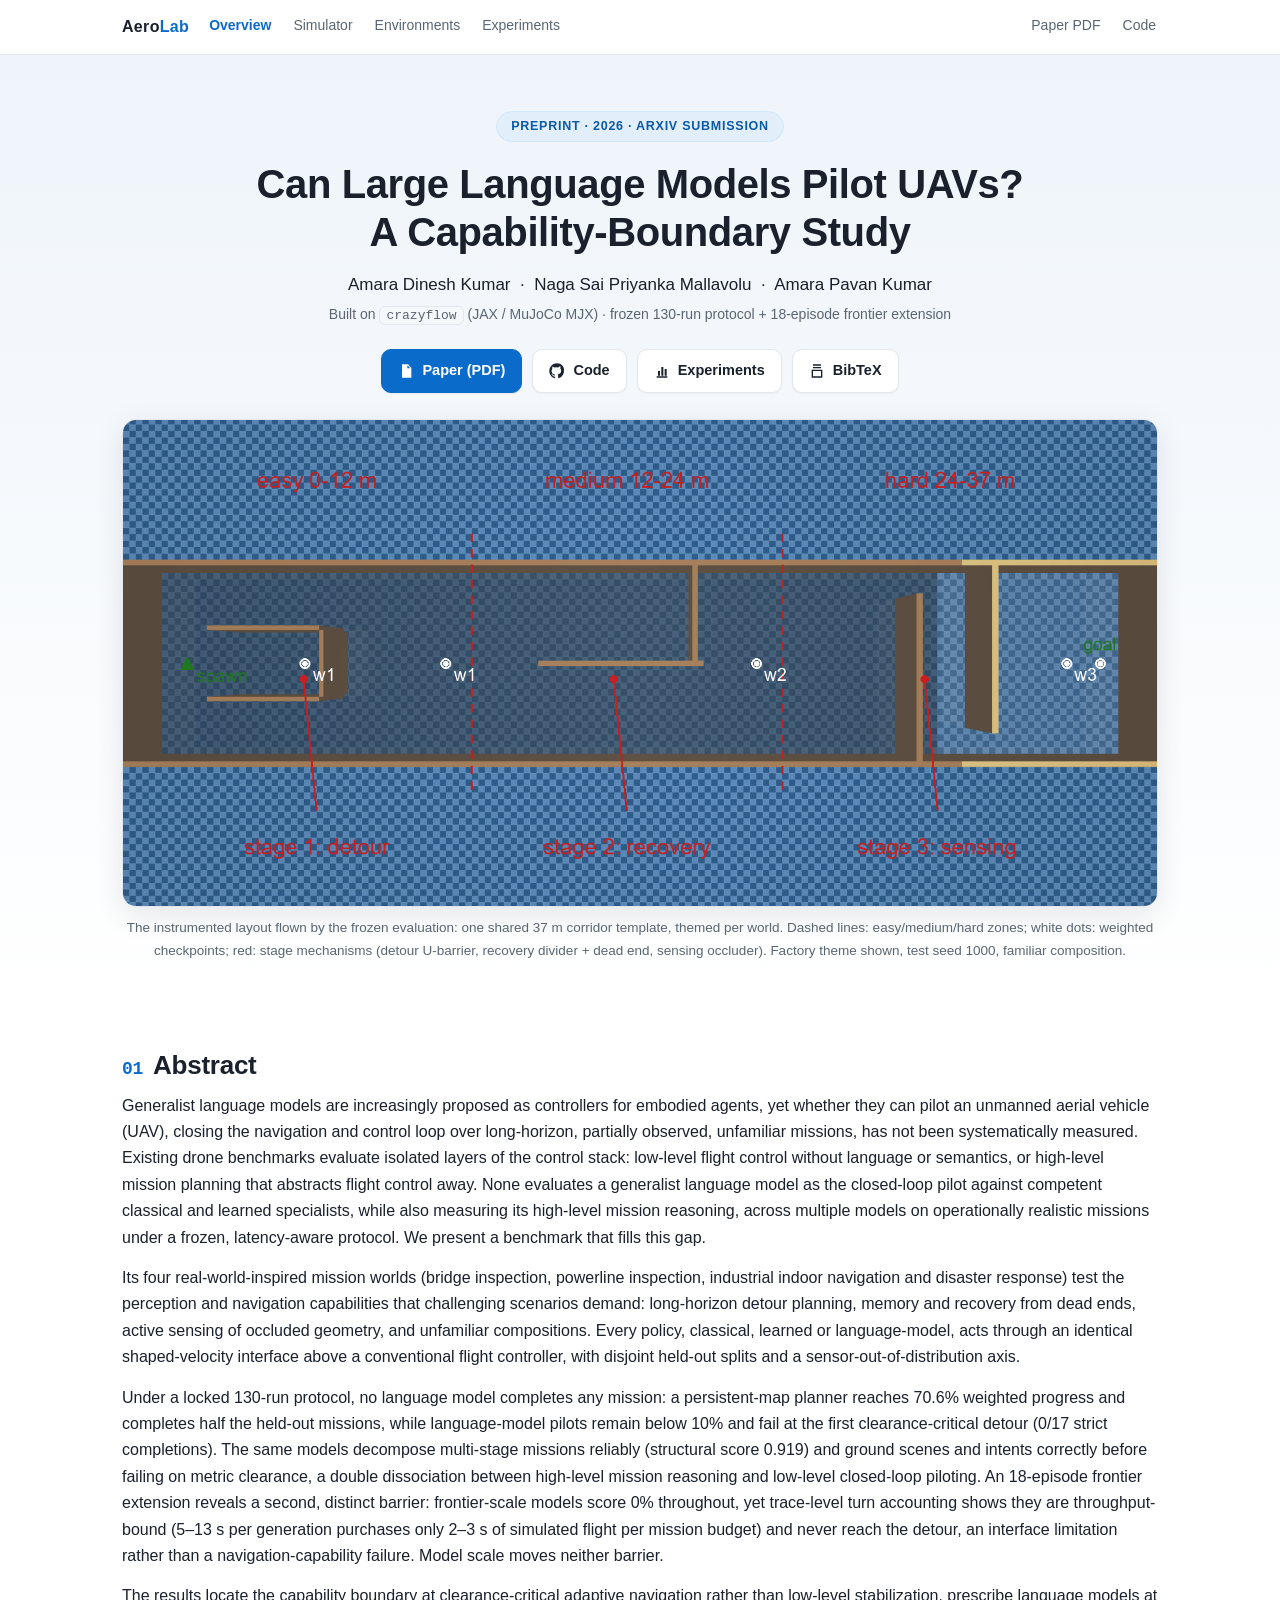
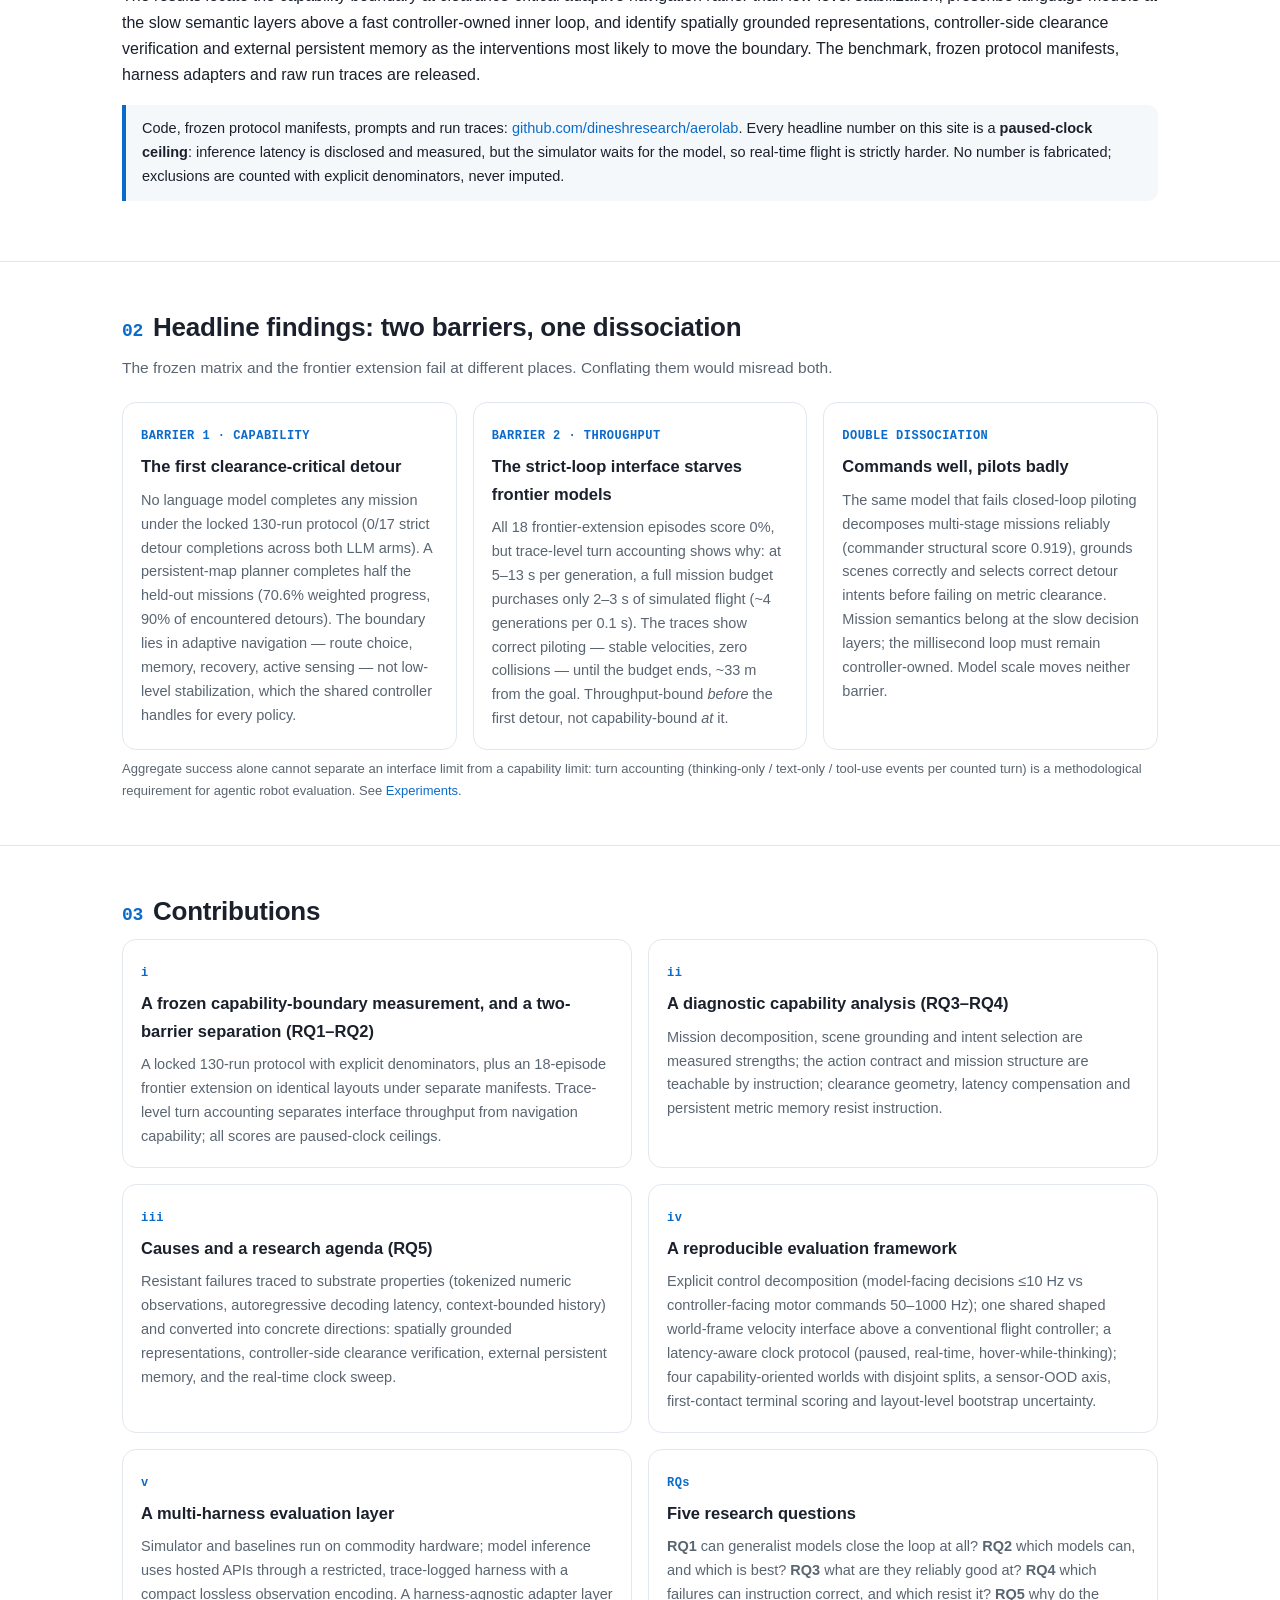
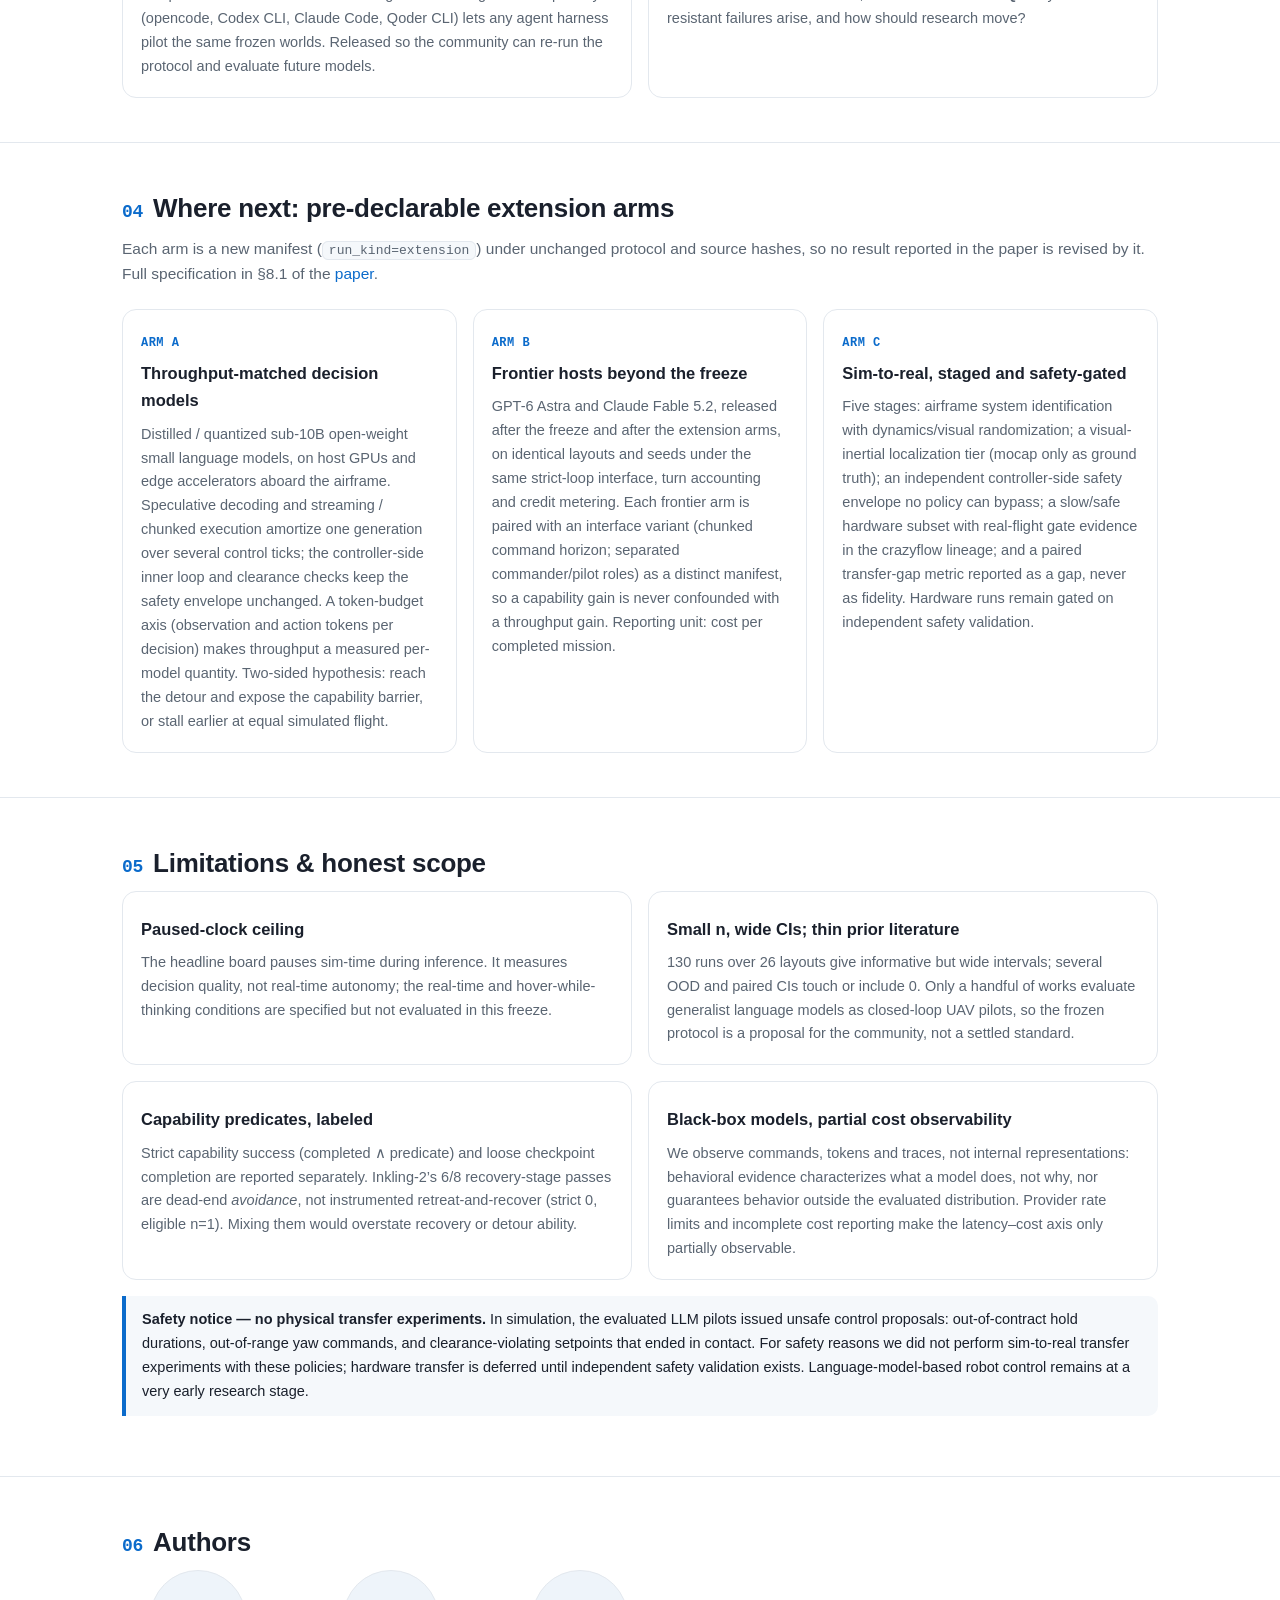
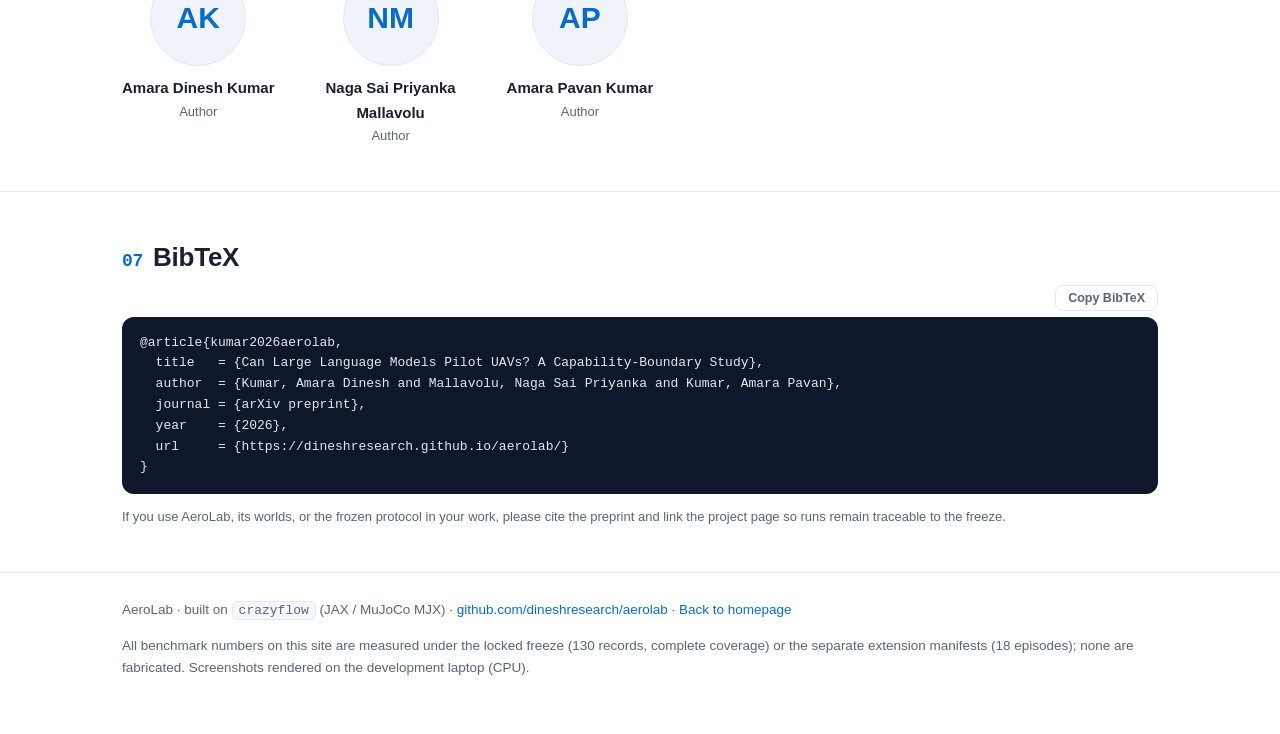
<file: aerolab/index.html>
<!DOCTYPE html>
<html lang="en">
<head>
<meta charset="utf-8">
<meta name="viewport" content="width=device-width, initial-scale=1">
<title>Can Large Language Models Pilot UAVs? A Capability-Boundary Study</title>
<meta name="description" content="A frozen, latency-aware capability-boundary benchmark for large language models as UAV pilots: 130 locked runs, an 18-episode frontier extension, and a released evaluation framework built on crazyflow (JAX / MuJoCo MJX).">
<meta property="og:title" content="Can Large Language Models Pilot UAVs? A Capability-Boundary Study">
<meta property="og:description" content="AeroLab: a frozen capability-boundary benchmark for language models as UAV pilots, built on crazyflow (JAX / MuJoCo MJX).">
<meta property="og:image" content="static/paper/v2_template_plan.png">
<meta property="og:type" content="website">
<link rel="icon" href="/favicon.ico">
<link rel="stylesheet" href="static/site.css">
</head>
<body>

<nav class="top">
  <div class="wrap">
    <span class="brand">Aero<span>Lab</span></span>
    <a class="nl active" href="index.html">Overview</a>
    <a class="nl" href="simulator.html">Simulator</a>
    <a class="nl" href="environments.html">Environments</a>
    <a class="nl" href="experiments.html">Experiments</a>
    <span class="spacer"></span>
    <a class="nl" href="paper.pdf">Paper PDF</a>
    <a class="nl" href="https://github.com/dineshresearch/aerolab">Code</a>
  </div>
</nav>

<header class="hero">
  <div class="wrap">
    <span class="badge">Preprint &middot; 2026 &middot; arXiv submission</span>
    <h1 class="title">Can Large Language Models Pilot UAVs?<br>A Capability-Boundary Study</h1>
    <p class="authors">Amara Dinesh Kumar &nbsp;&middot;&nbsp; Naga Sai Priyanka Mallavolu &nbsp;&middot;&nbsp; Amara Pavan Kumar</p>
    <p class="affil">Built on <code class="inline">crazyflow</code> (JAX / MuJoCo MJX) &middot; frozen 130-run protocol + 18-episode frontier extension</p>
    <div class="links">
      <a class="btn primary" href="paper.pdf">
        <svg viewBox="0 0 24 24"><path d="M6 2h9l5 5v15H6V2zm8 1.5V8h4.5L14 3.5zM8 12h8v1.6H8V12zm0 4h8v1.6H8V16zm0-8h3v1.6H8V8z"/></svg>
        Paper (PDF)</a>
      <a class="btn" href="https://github.com/dineshresearch/aerolab">
        <svg viewBox="0 0 24 24"><path d="M12 .5C5.7.5.5 5.7.5 12c0 5.1 3.3 9.4 7.9 10.9.6.1.8-.2.8-.6v-2c-3.2.7-3.9-1.4-3.9-1.4-.5-1.3-1.3-1.7-1.3-1.7-1.1-.7.1-.7.1-.7 1.2.1 1.8 1.2 1.8 1.2 1 .1.8 1.7 2.6 1.2.1-.7.4-1.2.7-1.5-2.6-.3-5.3-1.3-5.3-5.7 0-1.3.4-2.3 1.2-3.1-.1-.3-.5-1.5.1-3.1 0 0 1-.3 3.2 1.2a11 11 0 0 1 5.8 0C15.9 4.7 16.9 5 16.9 5c.6 1.6.2 2.8.1 3.1.8.8 1.2 1.8 1.2 3.1 0 4.4-2.7 5.4-5.3 5.7.4.4.8 1.1.8 2.2v3.2c0 .4.2.7.8.6 4.6-1.5 7.9-5.8 7.9-10.9C23.5 5.7 18.3.5 12 .5z"/></svg>
        Code</a>
      <a class="btn" href="experiments.html">
        <svg viewBox="0 0 24 24"><path d="M4 20h16v2H4v-2zm2-8h3v7H6v-7zm5-6h3v13h-3V6zm5 3h3v10h-3V9z"/></svg>
        Experiments</a>
      <a class="btn" href="#bibtex">
        <svg viewBox="0 0 24 24"><path d="M6 2h12v2H6V2zm0 4h12v2H6V6zm-2 4h16v12H4V10zm2 2v8h12v-8H6z"/></svg>
        BibTeX</a>
    </div>
  </div>
  <div class="wrap teaser">
    <figure>
      <img src="static/paper/v2_template_plan.png" alt="Annotated top-down plan of the shared AeroLab v2 corridor template: three staged capability mechanisms, weighted checkpoints and difficulty zones.">
      <figcaption>The instrumented layout flown by the frozen evaluation: one shared 37&nbsp;m corridor template, themed per world. Dashed lines: easy/medium/hard zones; white dots: weighted checkpoints; red: stage mechanisms (detour U-barrier, recovery divider + dead end, sensing occluder). Factory theme shown, test seed 1000, familiar composition.</figcaption>
    </figure>
  </div>
</header>

<section id="abstract">
  <div class="wrap">
    <h2><span class="no">01</span>Abstract</h2>
    <p>Generalist language models are increasingly proposed as controllers for embodied agents, yet whether they can pilot an unmanned aerial vehicle (UAV), closing the navigation and control loop over long-horizon, partially observed, unfamiliar missions, has not been systematically measured. Existing drone benchmarks evaluate isolated layers of the control stack: low-level flight control without language or semantics, or high-level mission planning that abstracts flight control away. None evaluates a generalist language model as the closed-loop pilot against competent classical and learned specialists, while also measuring its high-level mission reasoning, across multiple models on operationally realistic missions under a frozen, latency-aware protocol. We present a benchmark that fills this gap.</p>
    <p>Its four real-world-inspired mission worlds (bridge inspection, powerline inspection, industrial indoor navigation and disaster response) test the perception and navigation capabilities that challenging scenarios demand: long-horizon detour planning, memory and recovery from dead ends, active sensing of occluded geometry, and unfamiliar compositions. Every policy, classical, learned or language-model, acts through an identical shaped-velocity interface above a conventional flight controller, with disjoint held-out splits and a sensor-out-of-distribution axis.</p>
    <p>Under a locked 130-run protocol, no language model completes any mission: a persistent-map planner reaches 70.6% weighted progress and completes half the held-out missions, while language-model pilots remain below 10% and fail at the first clearance-critical detour (0/17 strict completions). The same models decompose multi-stage missions reliably (structural score 0.919) and ground scenes and intents correctly before failing on metric clearance, a double dissociation between high-level mission reasoning and low-level closed-loop piloting. An 18-episode frontier extension reveals a second, distinct barrier: frontier-scale models score 0% throughout, yet trace-level turn accounting shows they are throughput-bound (5&ndash;13&nbsp;s per generation purchases only 2&ndash;3&nbsp;s of simulated flight per mission budget) and never reach the detour, an interface limitation rather than a navigation-capability failure. Model scale moves neither barrier.</p>
    <p>The results locate the capability boundary at clearance-critical adaptive navigation rather than low-level stabilization, prescribe language models at the slow semantic layers above a fast controller-owned inner loop, and identify spatially grounded representations, controller-side clearance verification and external persistent memory as the interventions most likely to move the boundary. The benchmark, frozen protocol manifests, harness adapters and raw run traces are released.</p>
    <div class="note">Code, frozen protocol manifests, prompts and run traces: <a href="https://github.com/dineshresearch/aerolab">github.com/dineshresearch/aerolab</a>. Every headline number on this site is a <b>paused-clock ceiling</b>: inference latency is disclosed and measured, but the simulator waits for the model, so real-time flight is strictly harder. No number is fabricated; exclusions are counted with explicit denominators, never imputed.</div>
  </div>
</section>

<section id="findings">
  <div class="wrap">
    <h2><span class="no">02</span>Headline findings: two barriers, one dissociation</h2>
    <p class="lead">The frozen matrix and the frontier extension fail at different places. Conflating them would misread both.</p>
    <div class="grid c3" style="grid-template-columns:repeat(3,1fr)">
      <div class="card"><span class="k">BARRIER 1 &middot; CAPABILITY</span><h4>The first clearance-critical detour</h4><p>No language model completes any mission under the locked 130-run protocol (0/17 strict detour completions across both LLM arms). A persistent-map planner completes half the held-out missions (70.6% weighted progress, 90% of encountered detours). The boundary lies in adaptive navigation &mdash; route choice, memory, recovery, active sensing &mdash; not low-level stabilization, which the shared controller handles for every policy.</p></div>
      <div class="card"><span class="k">BARRIER 2 &middot; THROUGHPUT</span><h4>The strict-loop interface starves frontier models</h4><p>All 18 frontier-extension episodes score 0%, but trace-level turn accounting shows why: at 5&ndash;13&nbsp;s per generation, a full mission budget purchases only 2&ndash;3&nbsp;s of simulated flight (~4 generations per 0.1&nbsp;s). The traces show correct piloting &mdash; stable velocities, zero collisions &mdash; until the budget ends, ~33&nbsp;m from the goal. Throughput-bound <em>before</em> the first detour, not capability-bound <em>at</em> it.</p></div>
      <div class="card"><span class="k">DOUBLE DISSOCIATION</span><h4>Commands well, pilots badly</h4><p>The same model that fails closed-loop piloting decomposes multi-stage missions reliably (commander structural score 0.919), grounds scenes correctly and selects correct detour intents before failing on metric clearance. Mission semantics belong at the slow decision layers; the millisecond loop must remain controller-owned. Model scale moves neither barrier.</p></div>
    </div>
    <p class="footnote">Aggregate success alone cannot separate an interface limit from a capability limit: turn accounting (thinking-only / text-only / tool-use events per counted turn) is a methodological requirement for agentic robot evaluation. See <a href="experiments.html">Experiments</a>.</p>
  </div>
</section>

<section id="contributions">
  <div class="wrap">
    <h2><span class="no">03</span>Contributions</h2>
    <div class="grid c2">
      <div class="card"><span class="k">i</span><h4>A frozen capability-boundary measurement, and a two-barrier separation (RQ1&ndash;RQ2)</h4><p>A locked 130-run protocol with explicit denominators, plus an 18-episode frontier extension on identical layouts under separate manifests. Trace-level turn accounting separates interface throughput from navigation capability; all scores are paused-clock ceilings.</p></div>
      <div class="card"><span class="k">ii</span><h4>A diagnostic capability analysis (RQ3&ndash;RQ4)</h4><p>Mission decomposition, scene grounding and intent selection are measured strengths; the action contract and mission structure are teachable by instruction; clearance geometry, latency compensation and persistent metric memory resist instruction.</p></div>
      <div class="card"><span class="k">iii</span><h4>Causes and a research agenda (RQ5)</h4><p>Resistant failures traced to substrate properties (tokenized numeric observations, autoregressive decoding latency, context-bounded history) and converted into concrete directions: spatially grounded representations, controller-side clearance verification, external persistent memory, and the real-time clock sweep.</p></div>
      <div class="card"><span class="k">iv</span><h4>A reproducible evaluation framework</h4><p>Explicit control decomposition (model-facing decisions &le;10&nbsp;Hz vs controller-facing motor commands 50&ndash;1000&nbsp;Hz); one shared shaped world-frame velocity interface above a conventional flight controller; a latency-aware clock protocol (paused, real-time, hover-while-thinking); four capability-oriented worlds with disjoint splits, a sensor-OOD axis, first-contact terminal scoring and layout-level bootstrap uncertainty.</p></div>
      <div class="card"><span class="k">v</span><h4>A multi-harness evaluation layer</h4><p>Simulator and baselines run on commodity hardware; model inference uses hosted APIs through a restricted, trace-logged harness with a compact lossless observation encoding. A harness-agnostic adapter layer (opencode, Codex CLI, Claude Code, Qoder CLI) lets any agent harness pilot the same frozen worlds. Released so the community can re-run the protocol and evaluate future models.</p></div>
      <div class="card"><span class="k">RQs</span><h4>Five research questions</h4><p><b>RQ1</b> can generalist models close the loop at all? <b>RQ2</b> which models can, and which is best? <b>RQ3</b> what are they reliably good at? <b>RQ4</b> which failures can instruction correct, and which resist it? <b>RQ5</b> why do the resistant failures arise, and how should research move?</p></div>
    </div>
  </div>
</section>

<section id="next">
  <div class="wrap">
    <h2><span class="no">04</span>Where next: pre-declarable extension arms</h2>
    <p class="lead">Each arm is a new manifest (<code class="inline">run_kind=extension</code>) under unchanged protocol and source hashes, so no result reported in the paper is revised by it. Full specification in &sect;8.1 of the <a href="paper.pdf">paper</a>.</p>
    <div class="grid c3" style="grid-template-columns:repeat(3,1fr)">
      <div class="card"><span class="k">ARM A</span><h4>Throughput-matched decision models</h4><p>Distilled / quantized sub-10B open-weight small language models, on host GPUs and edge accelerators aboard the airframe. Speculative decoding and streaming / chunked execution amortize one generation over several control ticks; the controller-side inner loop and clearance checks keep the safety envelope unchanged. A token-budget axis (observation and action tokens per decision) makes throughput a measured per-model quantity. Two-sided hypothesis: reach the detour and expose the capability barrier, or stall earlier at equal simulated flight.</p></div>
      <div class="card"><span class="k">ARM B</span><h4>Frontier hosts beyond the freeze</h4><p>GPT-6 Astra and Claude Fable 5.2, released after the freeze and after the extension arms, on identical layouts and seeds under the same strict-loop interface, turn accounting and credit metering. Each frontier arm is paired with an interface variant (chunked command horizon; separated commander/pilot roles) as a distinct manifest, so a capability gain is never confounded with a throughput gain. Reporting unit: cost per completed mission.</p></div>
      <div class="card"><span class="k">ARM C</span><h4>Sim-to-real, staged and safety-gated</h4><p>Five stages: airframe system identification with dynamics/visual randomization; a visual-inertial localization tier (mocap only as ground truth); an independent controller-side safety envelope no policy can bypass; a slow/safe hardware subset with real-flight gate evidence in the crazyflow lineage; and a paired transfer-gap metric reported as a gap, never as fidelity. Hardware runs remain gated on independent safety validation.</p></div>
    </div>
  </div>
</section>

<section id="limitations">
  <div class="wrap">
    <h2><span class="no">05</span>Limitations &amp; honest scope</h2>
    <div class="grid c2">
      <div class="card"><h4>Paused-clock ceiling</h4><p>The headline board pauses sim-time during inference. It measures decision quality, not real-time autonomy; the real-time and hover-while-thinking conditions are specified but not evaluated in this freeze.</p></div>
      <div class="card"><h4>Small n, wide CIs; thin prior literature</h4><p>130 runs over 26 layouts give informative but wide intervals; several OOD and paired CIs touch or include 0. Only a handful of works evaluate generalist language models as closed-loop UAV pilots, so the frozen protocol is a proposal for the community, not a settled standard.</p></div>
      <div class="card"><h4>Capability predicates, labeled</h4><p>Strict capability success (completed &and; predicate) and loose checkpoint completion are reported separately. Inkling-2&rsquo;s 6/8 recovery-stage passes are dead-end <em>avoidance</em>, not instrumented retreat-and-recover (strict 0, eligible n=1). Mixing them would overstate recovery or detour ability.</p></div>
      <div class="card"><h4>Black-box models, partial cost observability</h4><p>We observe commands, tokens and traces, not internal representations: behavioral evidence characterizes what a model does, not why, nor guarantees behavior outside the evaluated distribution. Provider rate limits and incomplete cost reporting make the latency&ndash;cost axis only partially observable.</p></div>
    </div>
    <div class="note" style="margin-top:16px"><b>Safety notice &mdash; no physical transfer experiments.</b> In simulation, the evaluated LLM pilots issued unsafe control proposals: out-of-contract hold durations, out-of-range yaw commands, and clearance-violating setpoints that ended in contact. For safety reasons we did not perform sim-to-real transfer experiments with these policies; hardware transfer is deferred until independent safety validation exists. Language-model-based robot control remains at a very early research stage.</div>
  </div>
</section>

<section id="team">
  <div class="wrap">
    <h2><span class="no">06</span>Authors</h2>
    <div class="team">
      <div class="person"><div class="av">AK</div><div class="nm">Amara Dinesh Kumar</div><div class="rl">Author</div></div>
      <div class="person"><div class="av">NM</div><div class="nm">Naga Sai Priyanka Mallavolu</div><div class="rl">Author</div></div>
      <div class="person"><div class="av">AP</div><div class="nm">Amara Pavan Kumar</div><div class="rl">Author</div></div>
    </div>
  </div>
</section>

<section id="bibtex">
  <div class="wrap">
    <h2><span class="no">07</span>BibTeX</h2>
    <div class="copyrow"><button class="copybtn" id="copybib">Copy BibTeX</button></div>
<pre id="bib">@article{kumar2026aerolab,
  title   = {Can Large Language Models Pilot UAVs? A Capability-Boundary Study},
  author  = {Kumar, Amara Dinesh and Mallavolu, Naga Sai Priyanka and Kumar, Amara Pavan},
  journal = {arXiv preprint},
  year    = {2026},
  url     = {https://dineshresearch.github.io/aerolab/}
}</pre>
    <p class="footnote">If you use AeroLab, its worlds, or the frozen protocol in your work, please cite the preprint and link the project page so runs remain traceable to the freeze.</p>
  </div>
</section>

<footer>
  <div class="wrap">
    <p>AeroLab &middot; built on <code class="inline">crazyflow</code> (JAX / MuJoCo MJX) &middot; <a href="https://github.com/dineshresearch/aerolab">github.com/dineshresearch/aerolab</a> &middot; <a href="/">Back to homepage</a></p>
    <p>All benchmark numbers on this site are measured under the locked freeze (130 records, complete coverage) or the separate extension manifests (18 episodes); none are fabricated. Screenshots rendered on the development laptop (CPU).</p>
  </div>
</footer>

<script>
  document.getElementById('copybib').addEventListener('click', function(){
    var txt = document.getElementById('bib').innerText;
    var btn = this;
    function done(){ btn.textContent = 'Copied!'; setTimeout(function(){ btn.textContent = 'Copy BibTeX'; }, 1600); }
    if (navigator.clipboard && navigator.clipboard.writeText) {
      navigator.clipboard.writeText(txt).then(done, function(){ fallback(); });
    } else { fallback(); }
    function fallback(){
      var ta = document.createElement('textarea');
      ta.value = txt; document.body.appendChild(ta); ta.select();
      try { document.execCommand('copy'); done(); } catch(e){}
      document.body.removeChild(ta);
    }
  });
</script>
</body>
</html>
</file>
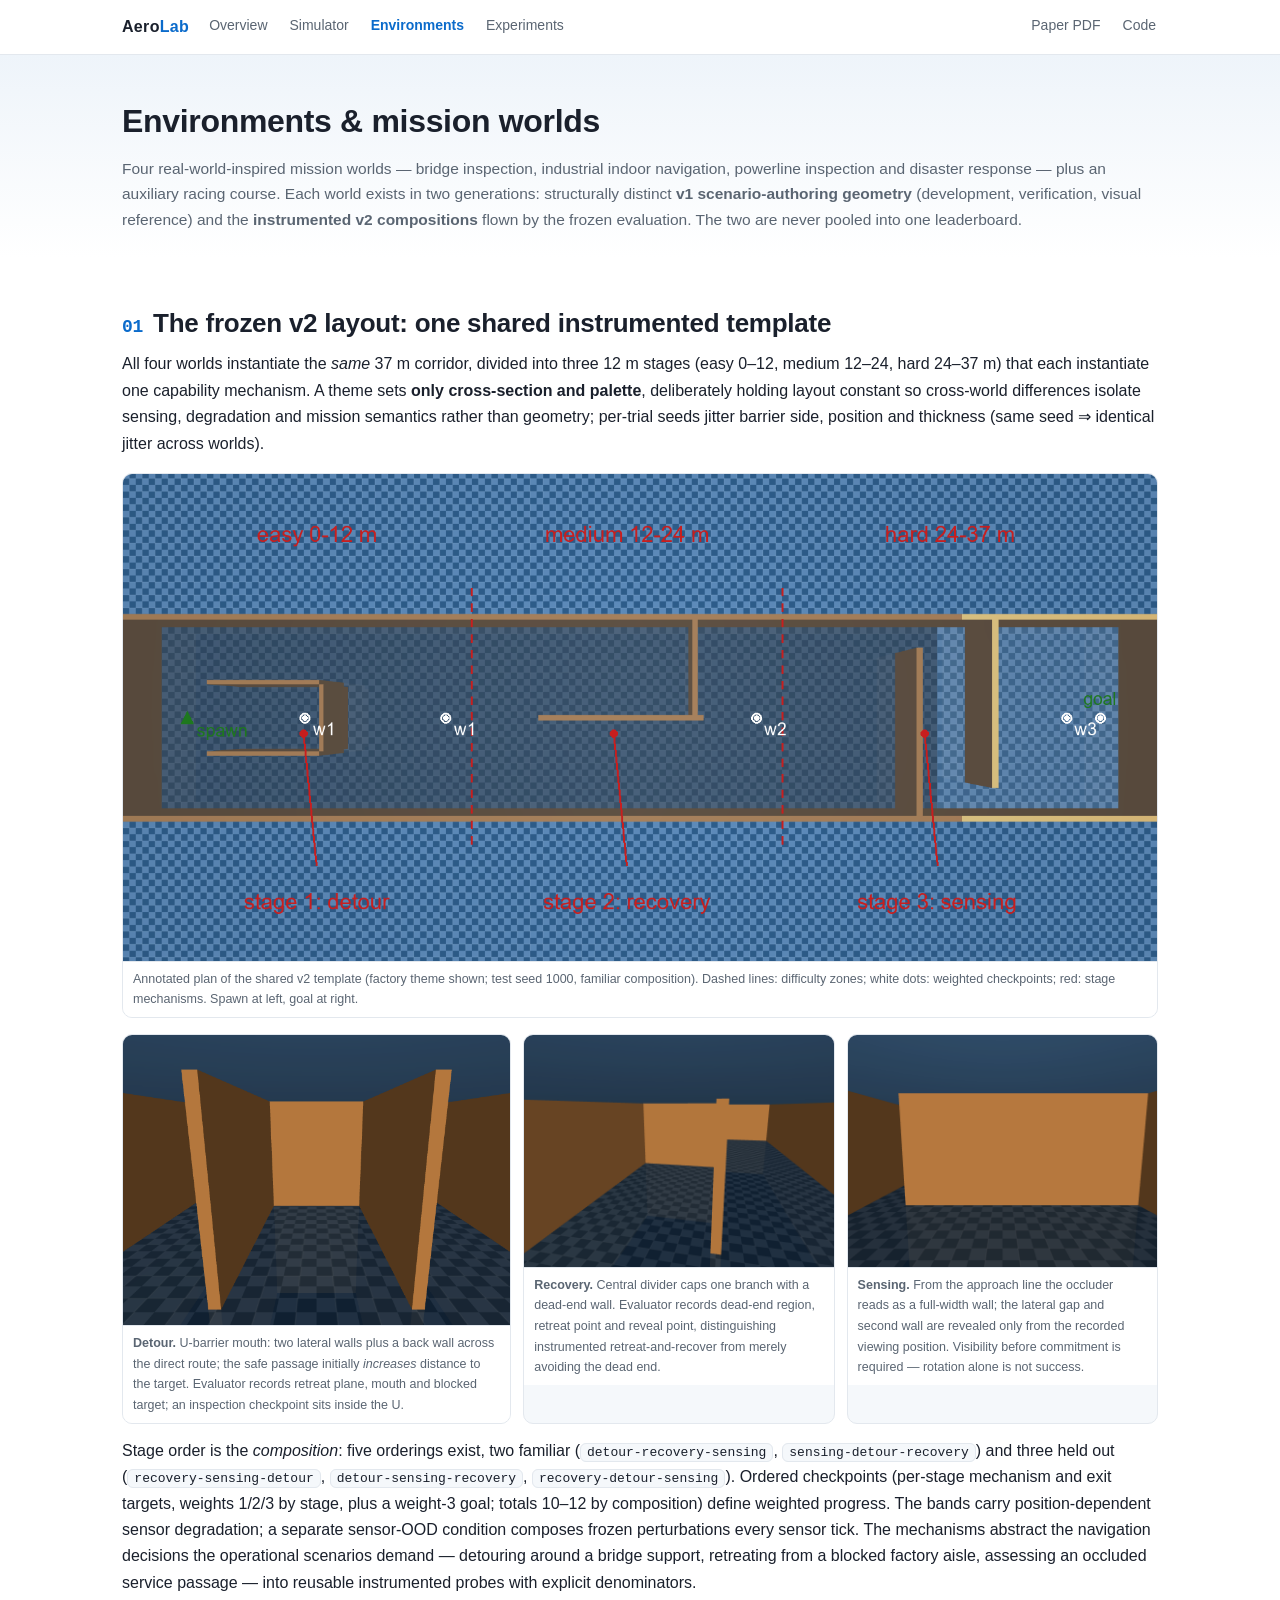
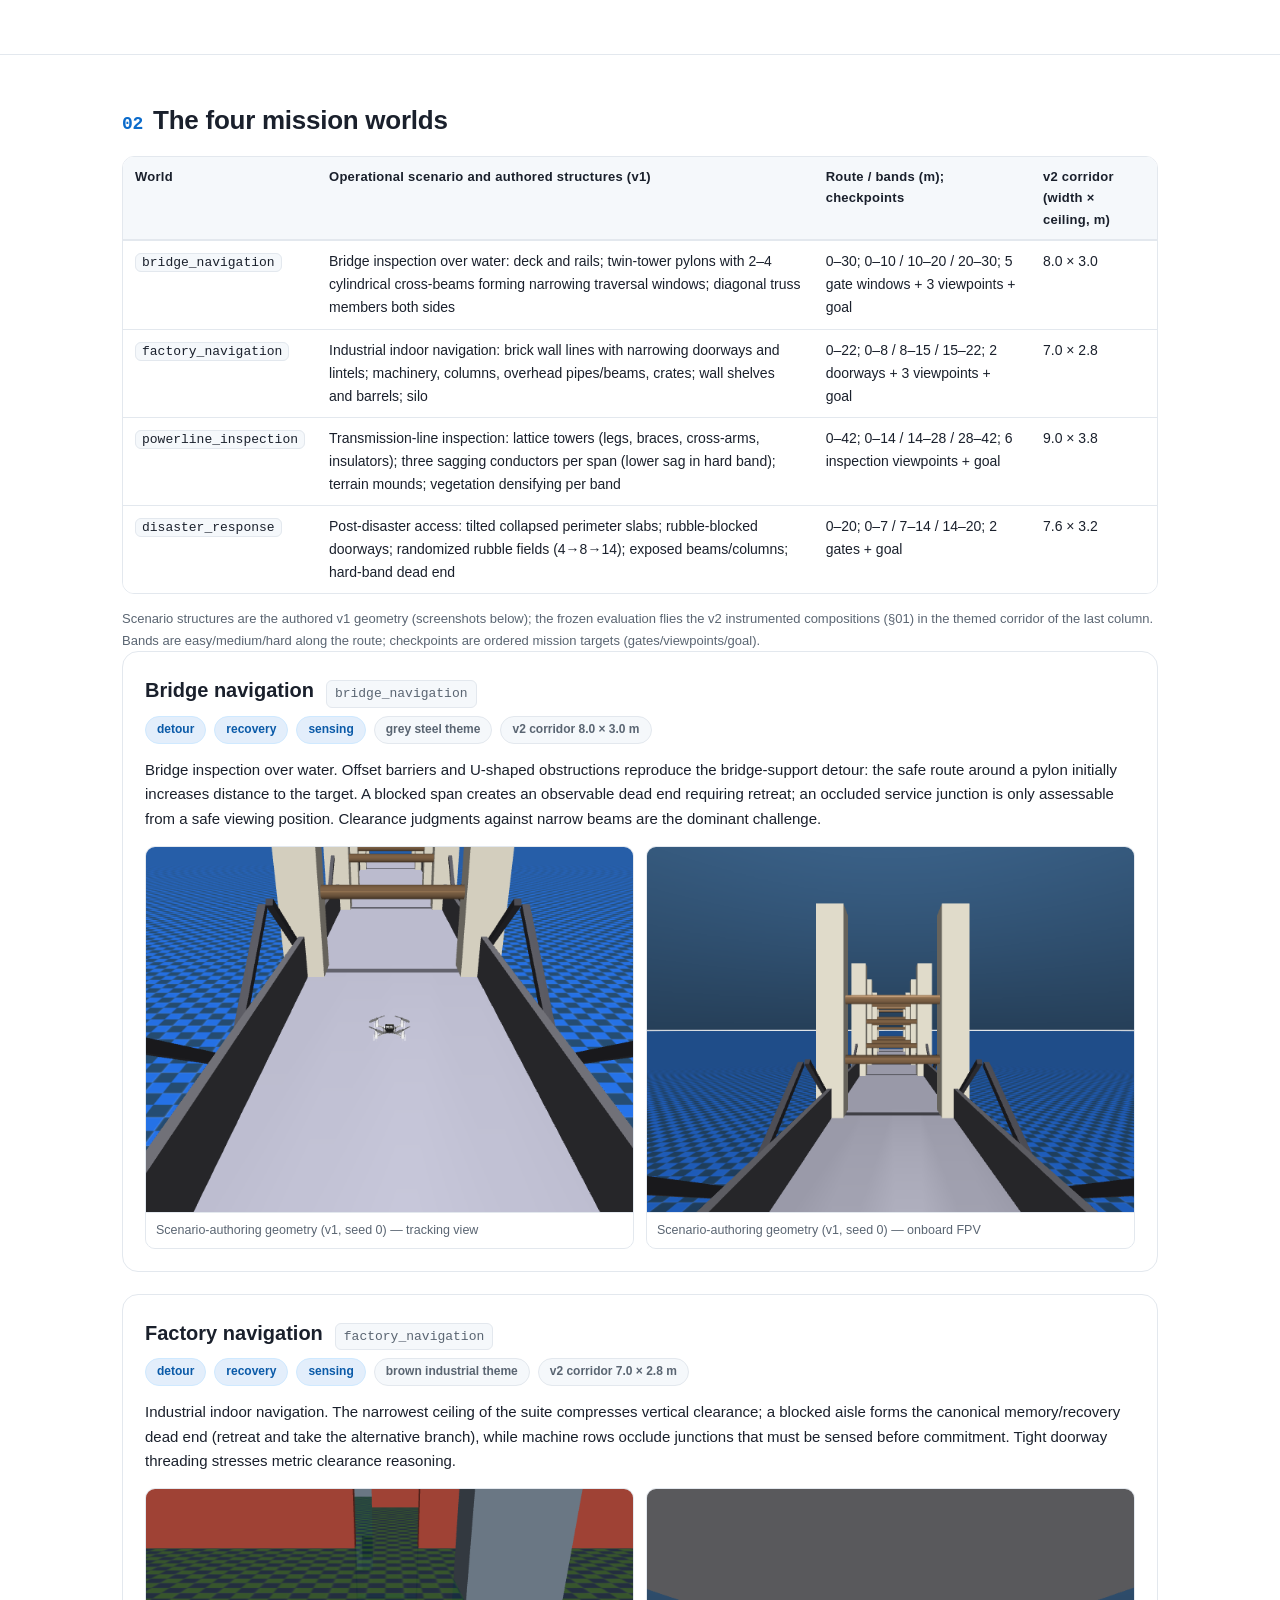
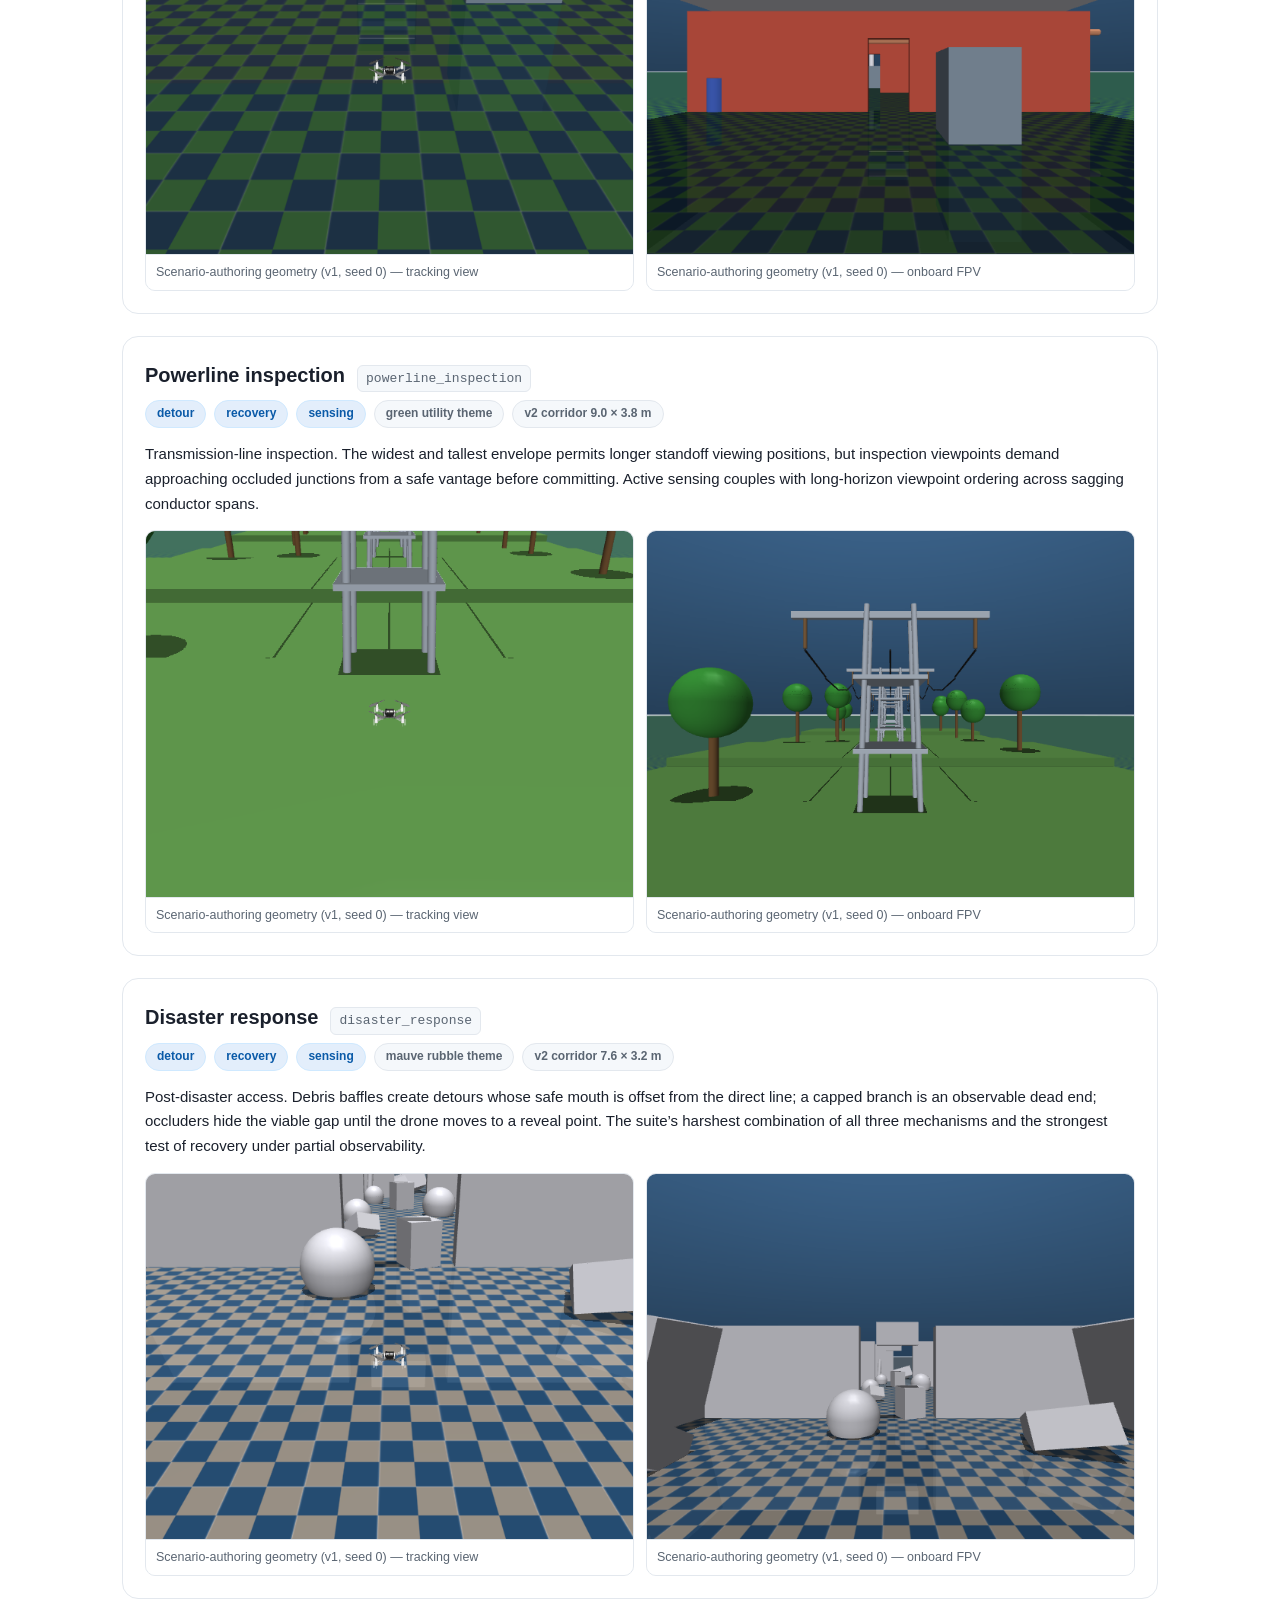
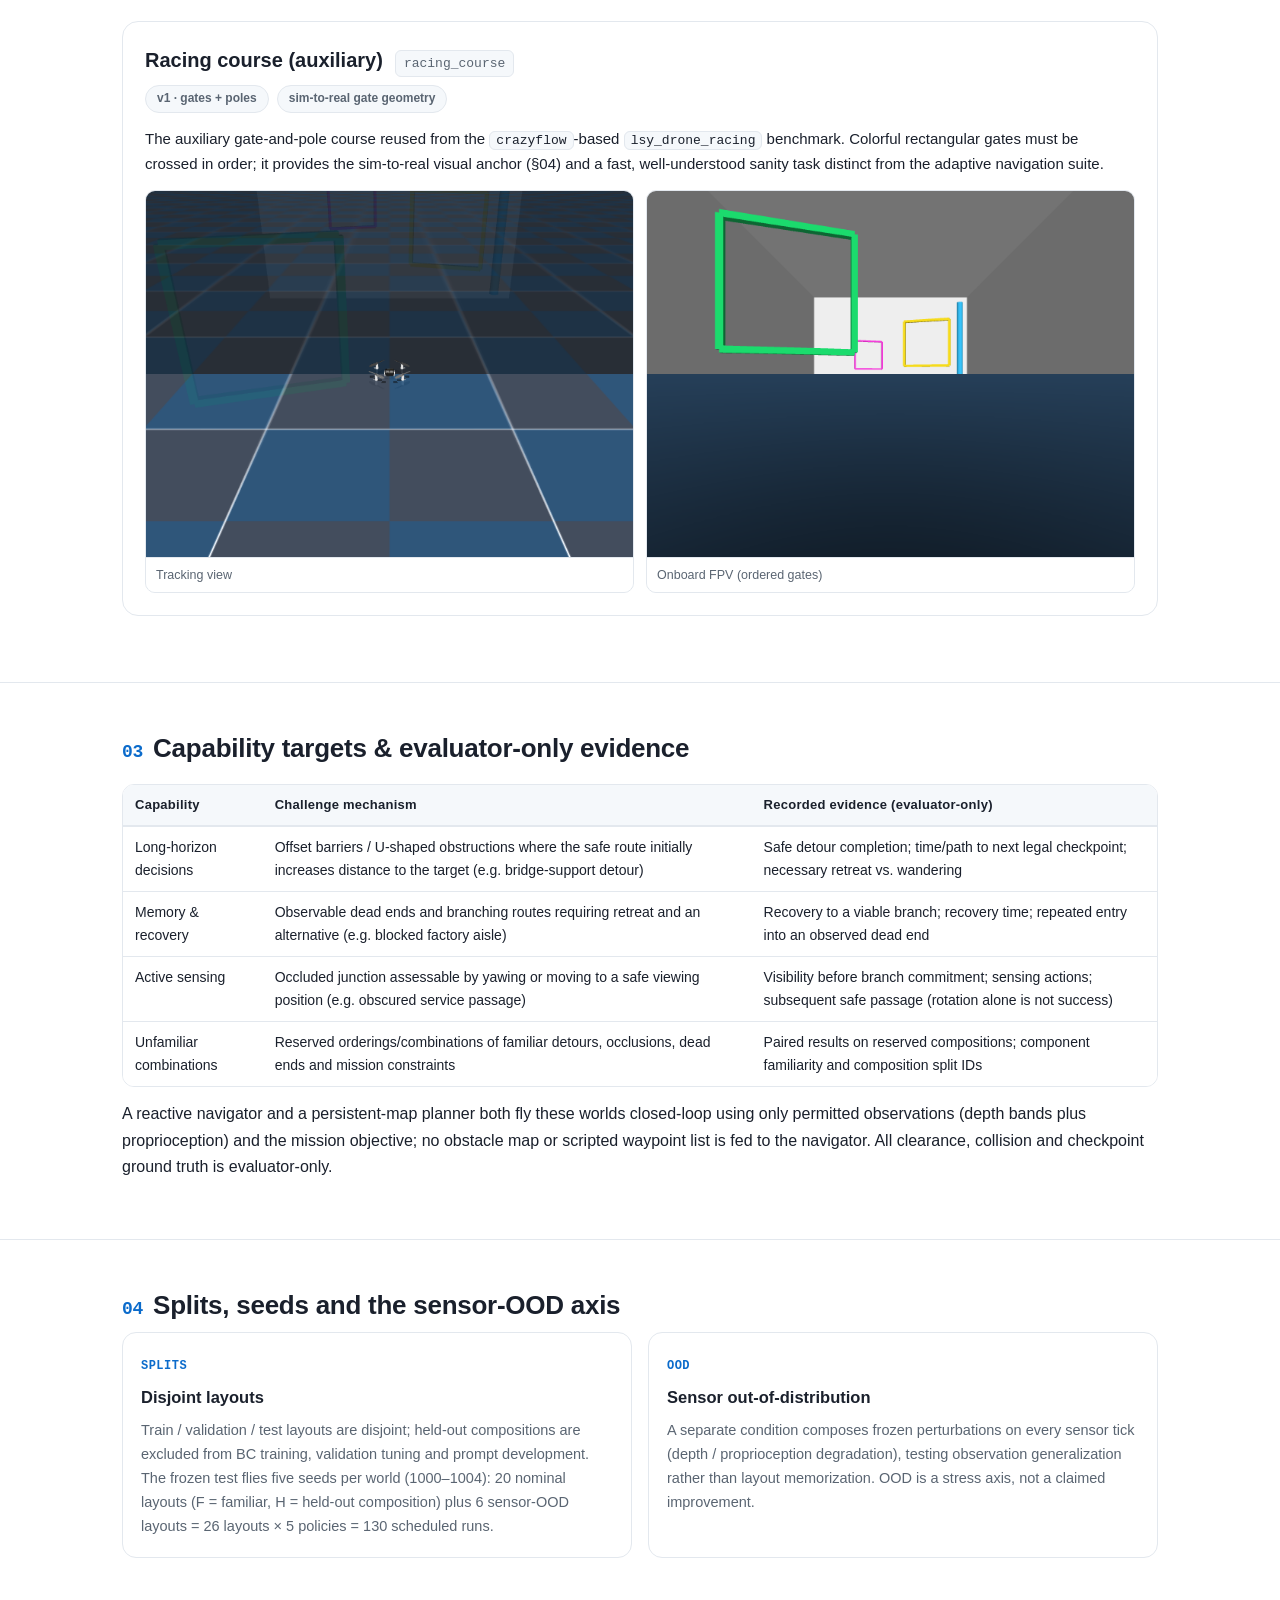
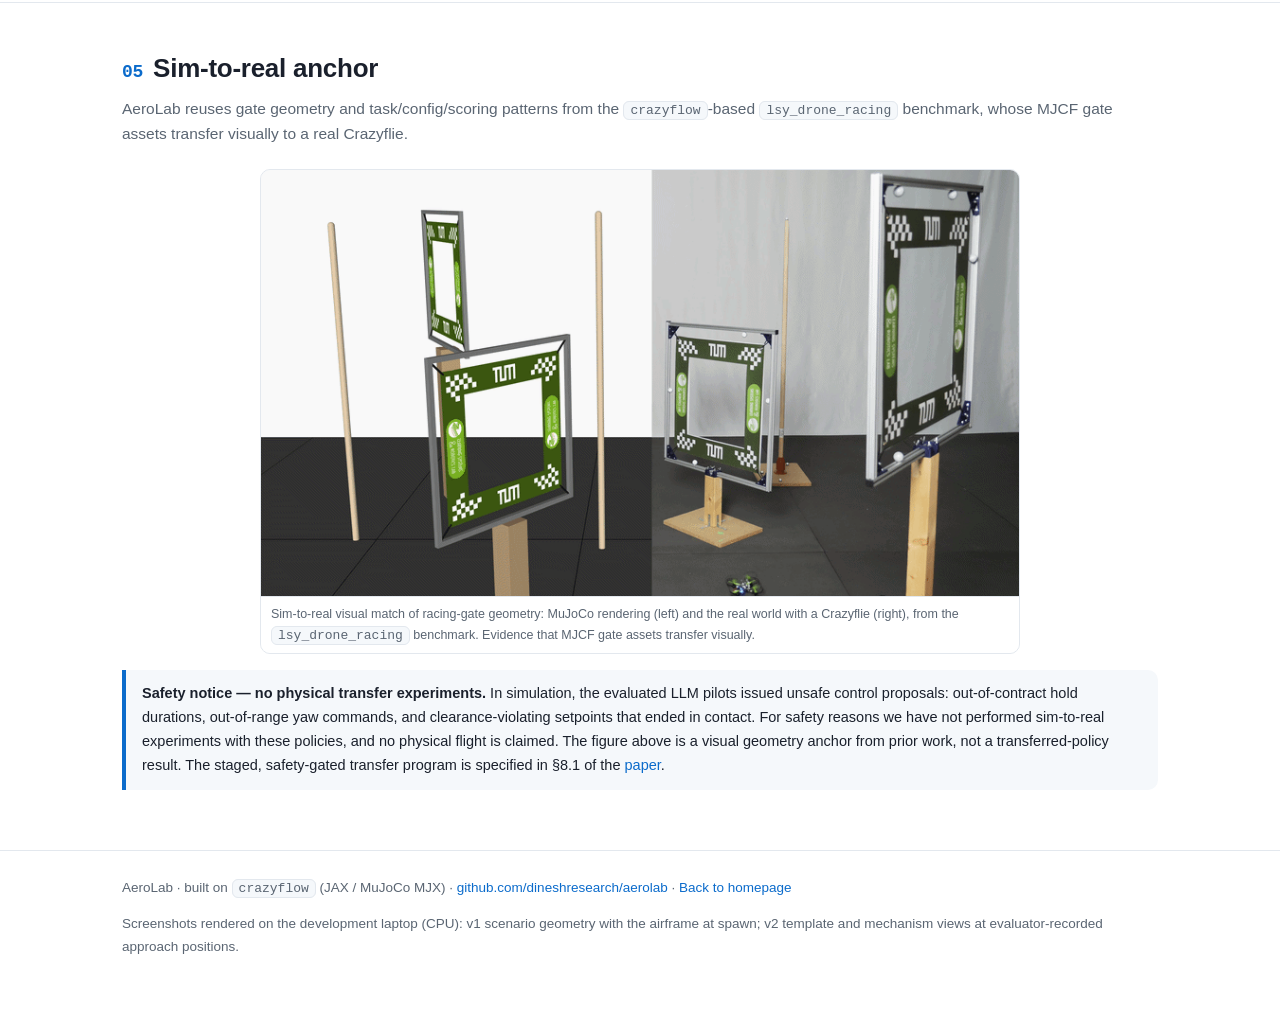
<file: aerolab/environments.html>
<!DOCTYPE html>
<html lang="en">
<head>
<meta charset="utf-8">
<meta name="viewport" content="width=device-width, initial-scale=1">
<title>Environments &amp; mission worlds &mdash; AeroLab</title>
<meta name="description" content="AeroLab's four real-world-inspired mission worlds, the shared instrumented v2 corridor template, capability mechanisms, splits and the sensor-OOD axis, with simulator screenshots.">
<link rel="icon" href="/favicon.ico">
<link rel="stylesheet" href="static/site.css">
</head>
<body>

<nav class="top">
  <div class="wrap">
    <span class="brand">Aero<span>Lab</span></span>
    <a class="nl" href="index.html">Overview</a>
    <a class="nl" href="simulator.html">Simulator</a>
    <a class="nl active" href="environments.html">Environments</a>
    <a class="nl" href="experiments.html">Experiments</a>
    <span class="spacer"></span>
    <a class="nl" href="paper.pdf">Paper PDF</a>
    <a class="nl" href="https://github.com/dineshresearch/aerolab">Code</a>
  </div>
</nav>

<header class="page">
  <div class="wrap">
    <h1>Environments &amp; mission worlds</h1>
    <p class="lead">Four real-world-inspired mission worlds &mdash; bridge inspection, industrial indoor navigation, powerline inspection and disaster response &mdash; plus an auxiliary racing course. Each world exists in two generations: structurally distinct <b>v1 scenario-authoring geometry</b> (development, verification, visual reference) and the <b>instrumented v2 compositions</b> flown by the frozen evaluation. The two are never pooled into one leaderboard.</p>
  </div>
</header>

<section id="template">
  <div class="wrap">
    <h2><span class="no">01</span>The frozen v2 layout: one shared instrumented template</h2>
    <p>All four worlds instantiate the <em>same</em> 37&nbsp;m corridor, divided into three 12&nbsp;m stages (easy 0&ndash;12, medium 12&ndash;24, hard 24&ndash;37&nbsp;m) that each instantiate one capability mechanism. A theme sets <b>only cross-section and palette</b>, deliberately holding layout constant so cross-world differences isolate sensing, degradation and mission semantics rather than geometry; per-trial seeds jitter barrier side, position and thickness (same seed &rArr; identical jitter across worlds).</p>
    <figure class="shot" style="margin:16px 0"><img src="static/paper/v2_template_plan.png" alt="Annotated top-down plan of the shared v2 corridor template with difficulty zones, weighted checkpoints and the three stage mechanisms."><div class="cap">Annotated plan of the shared v2 template (factory theme shown; test seed 1000, familiar composition). Dashed lines: difficulty zones; white dots: weighted checkpoints; red: stage mechanisms. Spawn at left, goal at right.</div></figure>
    <div class="trio">
      <figure class="shot"><img src="static/paper/v2_mech_detour.png" alt="Pilot-height view of the U-shaped barrier mouth blocking the direct route."><div class="cap"><b>Detour.</b> U-barrier mouth: two lateral walls plus a back wall across the direct route; the safe passage initially <em>increases</em> distance to the target. Evaluator records retreat plane, mouth and blocked target; an inspection checkpoint sits inside the U.</div></figure>
      <figure class="shot"><img src="static/paper/v2_mech_recovery.png" alt="Pilot-height view of the central divider and capped dead-end branch."><div class="cap"><b>Recovery.</b> Central divider caps one branch with a dead-end wall. Evaluator records dead-end region, retreat point and reveal point, distinguishing instrumented retreat-and-recover from merely avoiding the dead end.</div></figure>
      <figure class="shot"><img src="static/paper/v2_mech_sensing.png" alt="Pilot-height approach view where the occluder reads as a full-width wall."><div class="cap"><b>Sensing.</b> From the approach line the occluder reads as a full-width wall; the lateral gap and second wall are revealed only from the recorded viewing position. Visibility before commitment is required &mdash; rotation alone is not success.</div></figure>
    </div>
    <p style="margin-top:14px">Stage order is the <em>composition</em>: five orderings exist, two familiar (<code class="inline">detour-recovery-sensing</code>, <code class="inline">sensing-detour-recovery</code>) and three held out (<code class="inline">recovery-sensing-detour</code>, <code class="inline">detour-sensing-recovery</code>, <code class="inline">recovery-detour-sensing</code>). Ordered checkpoints (per-stage mechanism and exit targets, weights 1/2/3 by stage, plus a weight-3 goal; totals 10&ndash;12 by composition) define weighted progress. The bands carry position-dependent sensor degradation; a separate sensor-OOD condition composes frozen perturbations every sensor tick. The mechanisms abstract the navigation decisions the operational scenarios demand &mdash; detouring around a bridge support, retreating from a blocked factory aisle, assessing an occluded service passage &mdash; into reusable instrumented probes with explicit denominators.</p>
  </div>
</section>

<section id="worlds">
  <div class="wrap">
    <h2><span class="no">02</span>The four mission worlds</h2>
    <div class="tblwrap">
      <table>
        <thead><tr><th>World</th><th>Operational scenario and authored structures (v1)</th><th>Route / bands (m); checkpoints</th><th>v2 corridor (width &times; ceiling, m)</th></tr></thead>
        <tbody>
          <tr><td><code class="inline">bridge_navigation</code></td><td>Bridge inspection over water: deck and rails; twin-tower pylons with 2&ndash;4 cylindrical cross-beams forming narrowing traversal windows; diagonal truss members both sides</td><td>0&ndash;30; 0&ndash;10 / 10&ndash;20 / 20&ndash;30; 5 gate windows + 3 viewpoints + goal</td><td>8.0 &times; 3.0</td></tr>
          <tr><td><code class="inline">factory_navigation</code></td><td>Industrial indoor navigation: brick wall lines with narrowing doorways and lintels; machinery, columns, overhead pipes/beams, crates; wall shelves and barrels; silo</td><td>0&ndash;22; 0&ndash;8 / 8&ndash;15 / 15&ndash;22; 2 doorways + 3 viewpoints + goal</td><td>7.0 &times; 2.8</td></tr>
          <tr><td><code class="inline">powerline_inspection</code></td><td>Transmission-line inspection: lattice towers (legs, braces, cross-arms, insulators); three sagging conductors per span (lower sag in hard band); terrain mounds; vegetation densifying per band</td><td>0&ndash;42; 0&ndash;14 / 14&ndash;28 / 28&ndash;42; 6 inspection viewpoints + goal</td><td>9.0 &times; 3.8</td></tr>
          <tr><td><code class="inline">disaster_response</code></td><td>Post-disaster access: tilted collapsed perimeter slabs; rubble-blocked doorways; randomized rubble fields (4&rarr;8&rarr;14); exposed beams/columns; hard-band dead end</td><td>0&ndash;20; 0&ndash;7 / 7&ndash;14 / 14&ndash;20; 2 gates + goal</td><td>7.6 &times; 3.2</td></tr>
        </tbody>
      </table>
    </div>
    <p class="footnote">Scenario structures are the authored v1 geometry (screenshots below); the frozen evaluation flies the v2 instrumented compositions (&sect;01) in the themed corridor of the last column. Bands are easy/medium/hard along the route; checkpoints are ordered mission targets (gates/viewpoints/goal).</p>

    <div class="world">
      <div class="head"><h3>Bridge navigation</h3><code>bridge_navigation</code></div>
      <div class="tagrow"><span class="tag cap">detour</span><span class="tag cap">recovery</span><span class="tag cap">sensing</span><span class="tag">grey steel theme</span><span class="tag">v2 corridor 8.0 &times; 3.0 m</span></div>
      <p class="desc">Bridge inspection over water. Offset barriers and U-shaped obstructions reproduce the bridge-support detour: the safe route around a pylon initially increases distance to the target. A blocked span creates an observable dead end requiring retreat; an occluded service junction is only assessable from a safe viewing position. Clearance judgments against narrow beams are the dominant challenge.</p>
      <div class="duo">
        <figure class="shot"><img src="static/paper/scenario_bridge_navigation_track.png" alt="Third-person tracking view of the quadrotor in the bridge scenario geometry."><div class="cap">Scenario-authoring geometry (v1, seed 0) &mdash; tracking view</div></figure>
        <figure class="shot"><img src="static/paper/scenario_bridge_navigation_fpv.png" alt="First-person view down the bridge corridor."><div class="cap">Scenario-authoring geometry (v1, seed 0) &mdash; onboard FPV</div></figure>
      </div>
    </div>

    <div class="world">
      <div class="head"><h3>Factory navigation</h3><code>factory_navigation</code></div>
      <div class="tagrow"><span class="tag cap">detour</span><span class="tag cap">recovery</span><span class="tag cap">sensing</span><span class="tag">brown industrial theme</span><span class="tag">v2 corridor 7.0 &times; 2.8 m</span></div>
      <p class="desc">Industrial indoor navigation. The narrowest ceiling of the suite compresses vertical clearance; a blocked aisle forms the canonical memory/recovery dead end (retreat and take the alternative branch), while machine rows occlude junctions that must be sensed before commitment. Tight doorway threading stresses metric clearance reasoning.</p>
      <div class="duo">
        <figure class="shot"><img src="static/paper/scenario_factory_navigation_track.png" alt="Third-person tracking view of the quadrotor in the factory scenario geometry."><div class="cap">Scenario-authoring geometry (v1, seed 0) &mdash; tracking view</div></figure>
        <figure class="shot"><img src="static/paper/scenario_factory_navigation_fpv.png" alt="First-person view down the factory aisle."><div class="cap">Scenario-authoring geometry (v1, seed 0) &mdash; onboard FPV</div></figure>
      </div>
    </div>

    <div class="world">
      <div class="head"><h3>Powerline inspection</h3><code>powerline_inspection</code></div>
      <div class="tagrow"><span class="tag cap">detour</span><span class="tag cap">recovery</span><span class="tag cap">sensing</span><span class="tag">green utility theme</span><span class="tag">v2 corridor 9.0 &times; 3.8 m</span></div>
      <p class="desc">Transmission-line inspection. The widest and tallest envelope permits longer standoff viewing positions, but inspection viewpoints demand approaching occluded junctions from a safe vantage before committing. Active sensing couples with long-horizon viewpoint ordering across sagging conductor spans.</p>
      <div class="duo">
        <figure class="shot"><img src="static/paper/scenario_powerline_inspection_track.png" alt="Third-person tracking view of the quadrotor between powerline pylons."><div class="cap">Scenario-authoring geometry (v1, seed 0) &mdash; tracking view</div></figure>
        <figure class="shot"><img src="static/paper/scenario_powerline_inspection_fpv.png" alt="First-person view along the powerline corridor."><div class="cap">Scenario-authoring geometry (v1, seed 0) &mdash; onboard FPV</div></figure>
      </div>
    </div>

    <div class="world">
      <div class="head"><h3>Disaster response</h3><code>disaster_response</code></div>
      <div class="tagrow"><span class="tag cap">detour</span><span class="tag cap">recovery</span><span class="tag cap">sensing</span><span class="tag">mauve rubble theme</span><span class="tag">v2 corridor 7.6 &times; 3.2 m</span></div>
      <p class="desc">Post-disaster access. Debris baffles create detours whose safe mouth is offset from the direct line; a capped branch is an observable dead end; occluders hide the viable gap until the drone moves to a reveal point. The suite&rsquo;s harshest combination of all three mechanisms and the strongest test of recovery under partial observability.</p>
      <div class="duo">
        <figure class="shot"><img src="static/paper/scenario_disaster_response_track.png" alt="Third-person tracking view of the quadrotor in the disaster scenario geometry."><div class="cap">Scenario-authoring geometry (v1, seed 0) &mdash; tracking view</div></figure>
        <figure class="shot"><img src="static/paper/scenario_disaster_response_fpv.png" alt="First-person view down the disaster response corridor."><div class="cap">Scenario-authoring geometry (v1, seed 0) &mdash; onboard FPV</div></figure>
      </div>
    </div>

    <div class="world">
      <div class="head"><h3>Racing course (auxiliary)</h3><code>racing_course</code></div>
      <div class="tagrow"><span class="tag">v1 &middot; gates + poles</span><span class="tag">sim-to-real gate geometry</span></div>
      <p class="desc">The auxiliary gate-and-pole course reused from the <code class="inline">crazyflow</code>-based <code class="inline">lsy_drone_racing</code> benchmark. Colorful rectangular gates must be crossed in order; it provides the sim-to-real visual anchor (&sect;04) and a fast, well-understood sanity task distinct from the adaptive navigation suite.</p>
      <div class="duo">
        <figure class="shot"><img src="static/worlds/racing_course_track.png" alt="Third-person view of the quadrotor on the racing course."><div class="cap">Tracking view</div></figure>
        <figure class="shot"><img src="static/worlds/racing_course_fpv.png" alt="First-person view of colorful racing gates."><div class="cap">Onboard FPV (ordered gates)</div></figure>
      </div>
    </div>
  </div>
</section>

<section id="capabilities">
  <div class="wrap">
    <h2><span class="no">03</span>Capability targets &amp; evaluator-only evidence</h2>
    <div class="tblwrap">
      <table>
        <thead><tr><th>Capability</th><th>Challenge mechanism</th><th>Recorded evidence (evaluator-only)</th></tr></thead>
        <tbody>
          <tr><td>Long-horizon decisions</td><td>Offset barriers / U-shaped obstructions where the safe route initially increases distance to the target (e.g. bridge-support detour)</td><td>Safe detour completion; time/path to next legal checkpoint; necessary retreat vs. wandering</td></tr>
          <tr><td>Memory &amp; recovery</td><td>Observable dead ends and branching routes requiring retreat and an alternative (e.g. blocked factory aisle)</td><td>Recovery to a viable branch; recovery time; repeated entry into an observed dead end</td></tr>
          <tr><td>Active sensing</td><td>Occluded junction assessable by yawing or moving to a safe viewing position (e.g. obscured service passage)</td><td>Visibility before branch commitment; sensing actions; subsequent safe passage (rotation alone is not success)</td></tr>
          <tr><td>Unfamiliar combinations</td><td>Reserved orderings/combinations of familiar detours, occlusions, dead ends and mission constraints</td><td>Paired results on reserved compositions; component familiarity and composition split IDs</td></tr>
        </tbody>
      </table>
    </div>
    <p>A reactive navigator and a persistent-map planner both fly these worlds closed-loop using only permitted observations (depth bands plus proprioception) and the mission objective; no obstacle map or scripted waypoint list is fed to the navigator. All clearance, collision and checkpoint ground truth is evaluator-only.</p>
  </div>
</section>

<section id="splits">
  <div class="wrap">
    <h2><span class="no">04</span>Splits, seeds and the sensor-OOD axis</h2>
    <div class="grid c2">
      <div class="card"><span class="k">SPLITS</span><h4>Disjoint layouts</h4><p>Train / validation / test layouts are disjoint; held-out compositions are excluded from BC training, validation tuning and prompt development. The frozen test flies five seeds per world (1000&ndash;1004): 20 nominal layouts (F = familiar, H = held-out composition) plus 6 sensor-OOD layouts = 26 layouts &times; 5 policies = 130 scheduled runs.</p></div>
      <div class="card"><span class="k">OOD</span><h4>Sensor out-of-distribution</h4><p>A separate condition composes frozen perturbations on every sensor tick (depth / proprioception degradation), testing observation generalization rather than layout memorization. OOD is a stress axis, not a claimed improvement.</p></div>
    </div>
  </div>
</section>

<section id="sim2real">
  <div class="wrap">
    <h2><span class="no">05</span>Sim-to-real anchor</h2>
    <p class="lead">AeroLab reuses gate geometry and task/config/scoring patterns from the <code class="inline">crazyflow</code>-based <code class="inline">lsy_drone_racing</code> benchmark, whose MJCF gate assets transfer visually to a real Crazyflie.</p>
    <figure class="shot" style="max-width:760px;margin:0 auto"><img src="static/sim2real/lsy_drone_racing_sim2real_gates.png" alt="Side-by-side MuJoCo rendering and real-world photograph of a Crazyflie at a racing gate, showing visual match of gate geometry."><div class="cap">Sim-to-real visual match of racing-gate geometry: MuJoCo rendering (left) and the real world with a Crazyflie (right), from the <code class="inline">lsy_drone_racing</code> benchmark. Evidence that MJCF gate assets transfer visually.</div></figure>
    <div class="note" style="margin-top:16px"><b>Safety notice &mdash; no physical transfer experiments.</b> In simulation, the evaluated LLM pilots issued unsafe control proposals: out-of-contract hold durations, out-of-range yaw commands, and clearance-violating setpoints that ended in contact. For safety reasons we have not performed sim-to-real experiments with these policies, and no physical flight is claimed. The figure above is a visual geometry anchor from prior work, not a transferred-policy result. The staged, safety-gated transfer program is specified in &sect;8.1 of the <a href="paper.pdf">paper</a>.</div>
  </div>
</section>

<footer>
  <div class="wrap">
    <p>AeroLab &middot; built on <code class="inline">crazyflow</code> (JAX / MuJoCo MJX) &middot; <a href="https://github.com/dineshresearch/aerolab">github.com/dineshresearch/aerolab</a> &middot; <a href="/">Back to homepage</a></p>
    <p>Screenshots rendered on the development laptop (CPU): v1 scenario geometry with the airframe at spawn; v2 template and mechanism views at evaluator-recorded approach positions.</p>
  </div>
</footer>

</body>
</html>
</file>
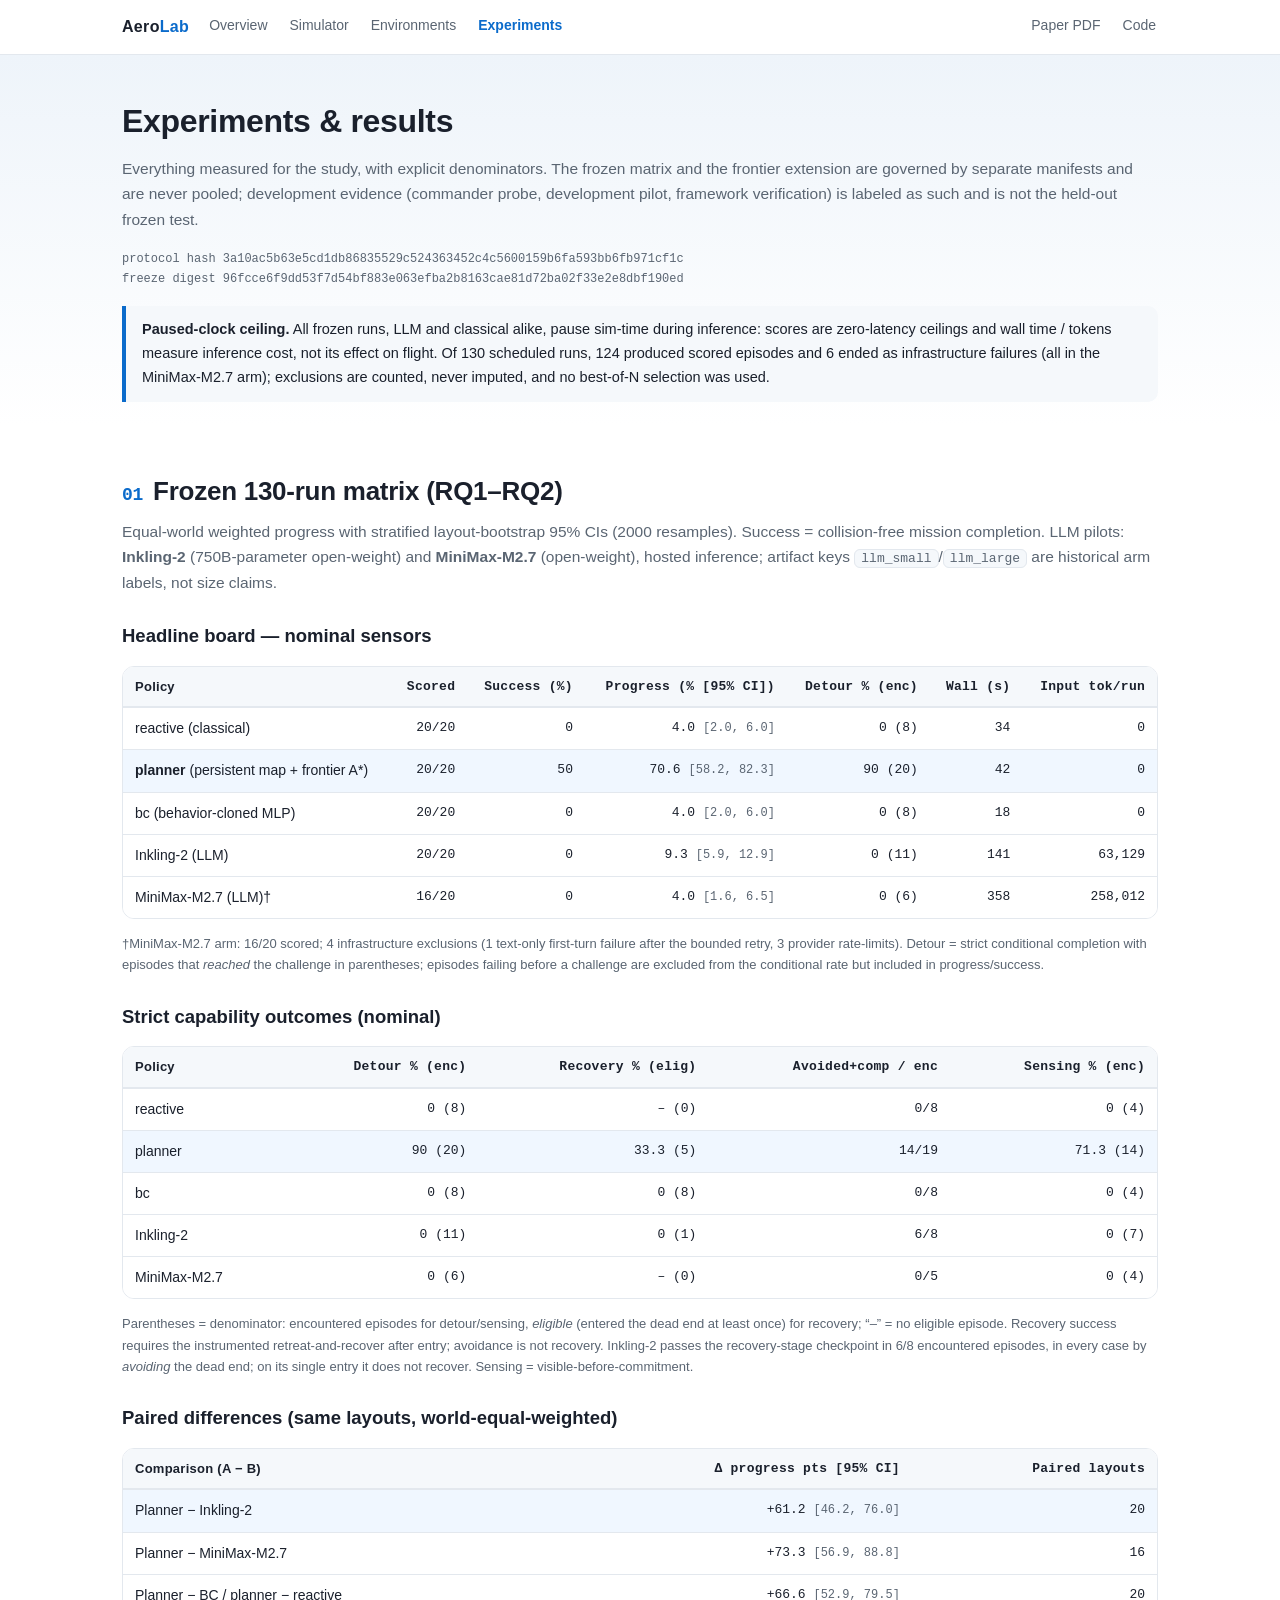
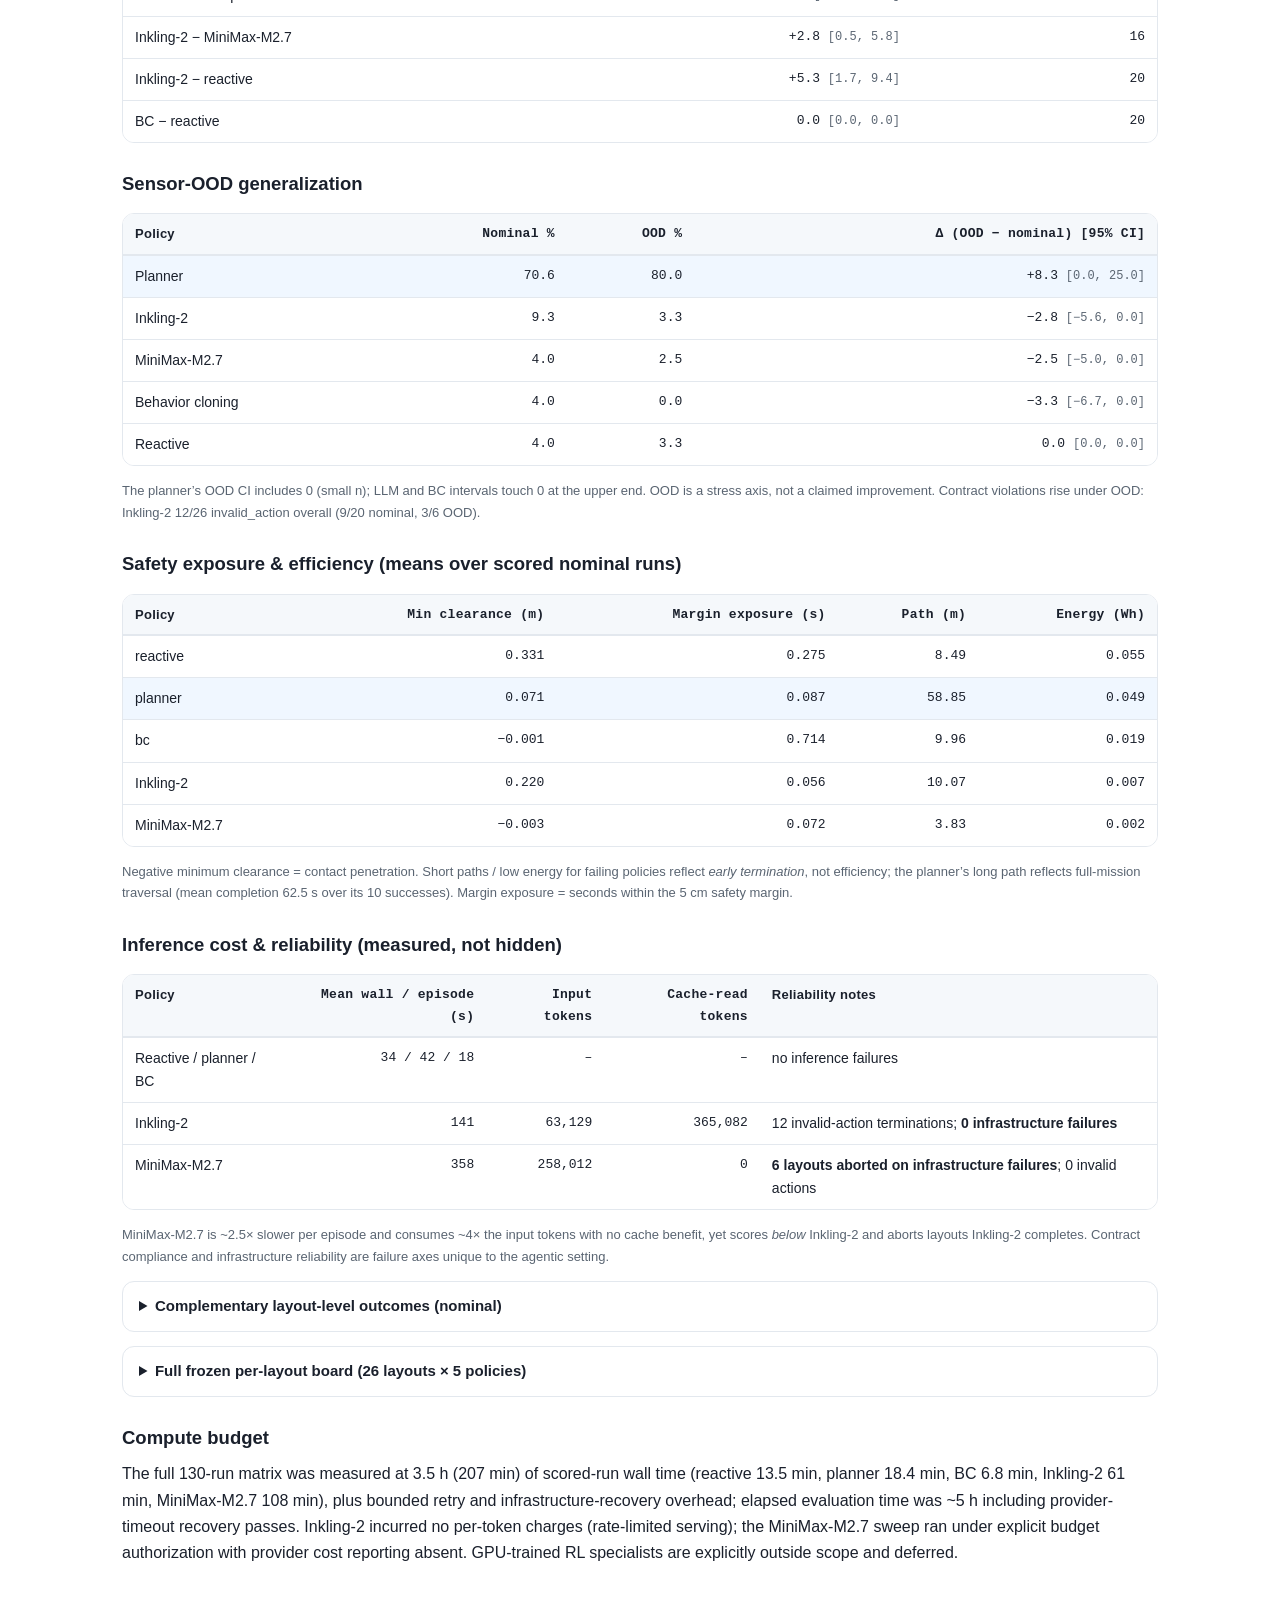
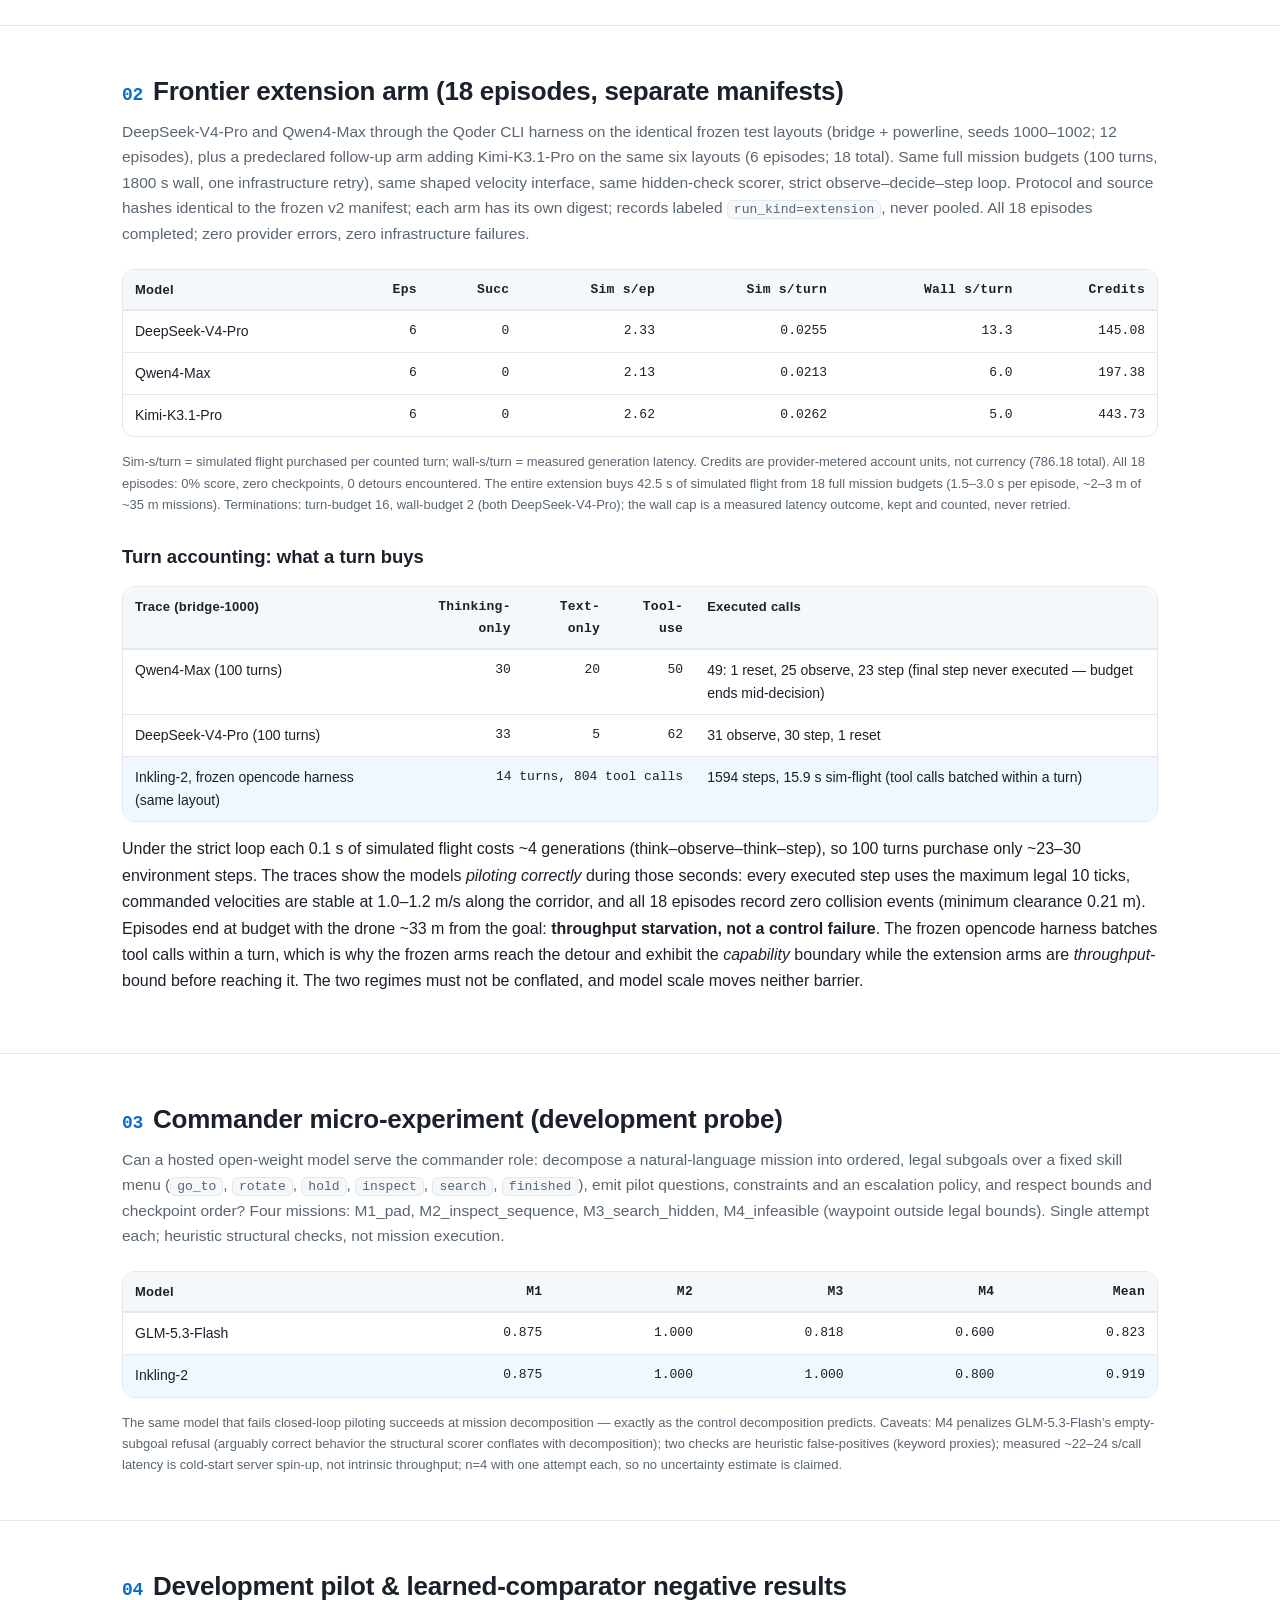
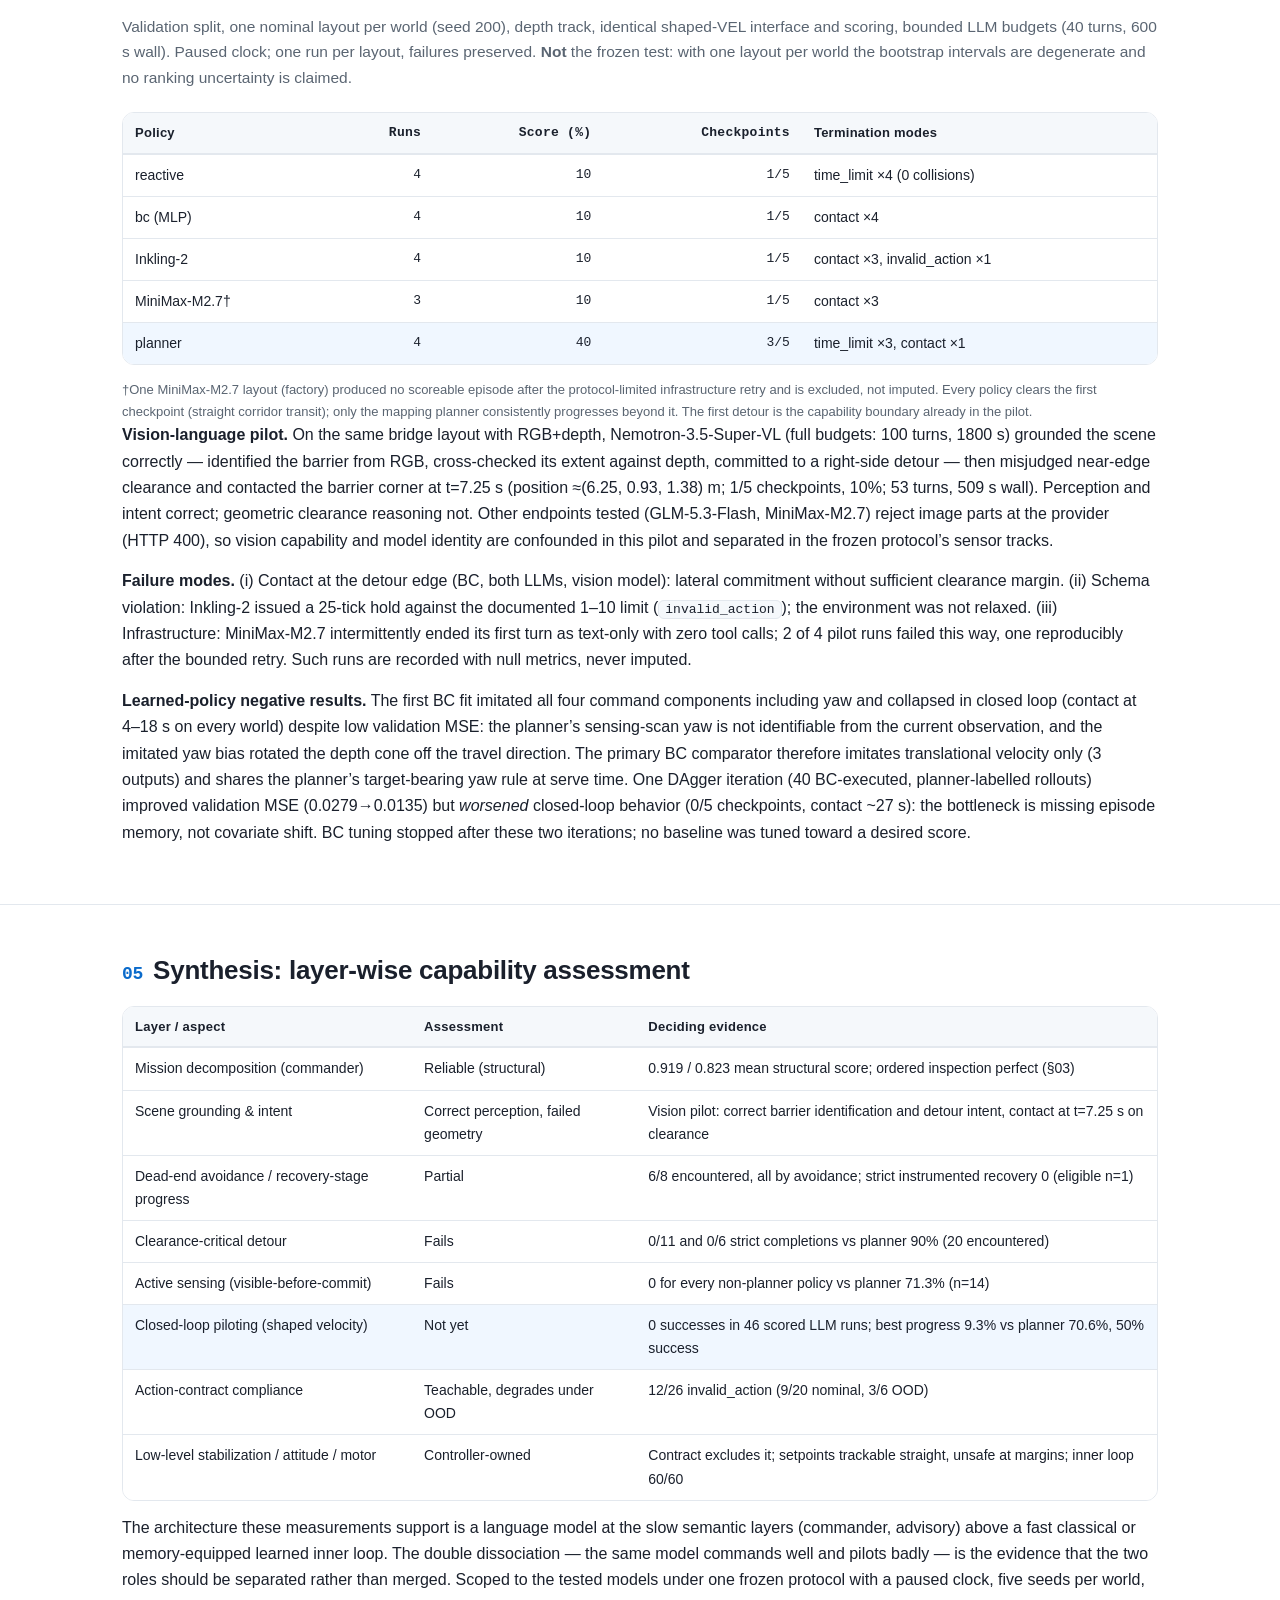
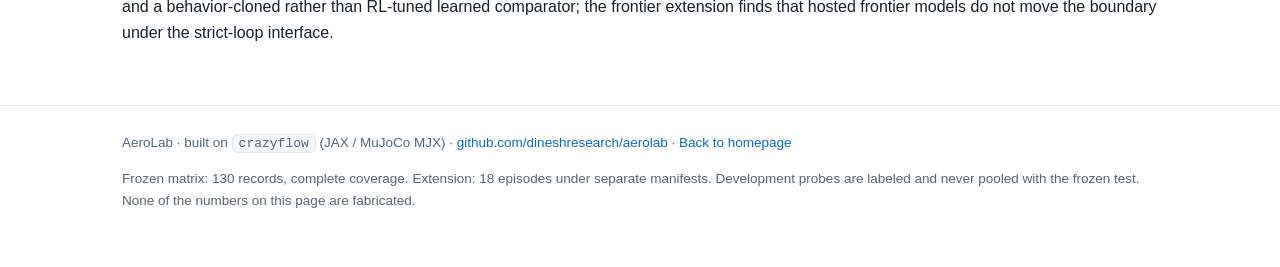
<file: aerolab/experiments.html>
<!DOCTYPE html>
<html lang="en">
<head>
<meta charset="utf-8">
<meta name="viewport" content="width=device-width, initial-scale=1">
<title>Experiments &amp; results &mdash; AeroLab</title>
<meta name="description" content="Every experiment run for the AeroLab capability-boundary study: the frozen 130-run matrix, the 18-episode frontier extension with turn accounting, the commander micro-experiment, the development pilot and the layer-wise synthesis.">
<link rel="icon" href="/favicon.ico">
<link rel="stylesheet" href="static/site.css">
</head>
<body>

<nav class="top">
  <div class="wrap">
    <span class="brand">Aero<span>Lab</span></span>
    <a class="nl" href="index.html">Overview</a>
    <a class="nl" href="simulator.html">Simulator</a>
    <a class="nl" href="environments.html">Environments</a>
    <a class="nl active" href="experiments.html">Experiments</a>
    <span class="spacer"></span>
    <a class="nl" href="paper.pdf">Paper PDF</a>
    <a class="nl" href="https://github.com/dineshresearch/aerolab">Code</a>
  </div>
</nav>

<header class="page">
  <div class="wrap">
    <h1>Experiments &amp; results</h1>
    <p class="lead">Everything measured for the study, with explicit denominators. The frozen matrix and the frontier extension are governed by separate manifests and are never pooled; development evidence (commander probe, development pilot, framework verification) is labeled as such and is not the held-out frozen test.</p>
    <p class="kv">protocol&nbsp;hash&nbsp;3a10ac5b63e5cd1db86835529c524363452c4c5600159b6fa593bb6fb971cf1c<br>freeze&nbsp;digest&nbsp;96fcce6f9dd53f7d54bf883e063efba2b8163cae81d72ba02f33e2e8dbf190ed</p>
    <div class="note"><b>Paused-clock ceiling.</b> All frozen runs, LLM and classical alike, pause sim-time during inference: scores are zero-latency ceilings and wall time / tokens measure inference cost, not its effect on flight. Of 130 scheduled runs, 124 produced scored episodes and 6 ended as infrastructure failures (all in the MiniMax-M2.7 arm); exclusions are counted, never imputed, and no best-of-N selection was used.</div>
  </div>
</header>

<section id="frozen">
  <div class="wrap">
    <h2><span class="no">01</span>Frozen 130-run matrix (RQ1&ndash;RQ2)</h2>
    <p class="lead">Equal-world weighted progress with stratified layout-bootstrap 95% CIs (2000 resamples). Success = collision-free mission completion. LLM pilots: <b>Inkling-2</b> (750B-parameter open-weight) and <b>MiniMax-M2.7</b> (open-weight), hosted inference; artifact keys <code class="inline">llm_small</code>/<code class="inline">llm_large</code> are historical arm labels, not size claims.</p>

    <h3>Headline board &mdash; nominal sensors</h3>
    <div class="tblwrap">
      <table>
        <thead><tr><th>Policy</th><th class="num">Scored</th><th class="num">Success (%)</th><th class="num">Progress (% [95% CI])</th><th class="num">Detour % (enc)</th><th class="num">Wall (s)</th><th class="num">Input tok/run</th></tr></thead>
        <tbody>
          <tr><td>reactive (classical)</td><td class="num">20/20</td><td class="num">0</td><td class="num">4.0 <span class="ci">[2.0, 6.0]</span></td><td class="num">0 (8)</td><td class="num">34</td><td class="num">0</td></tr>
          <tr class="hl"><td><b>planner</b> (persistent map + frontier A*)</td><td class="num">20/20</td><td class="num">50</td><td class="num">70.6 <span class="ci">[58.2, 82.3]</span></td><td class="num">90 (20)</td><td class="num">42</td><td class="num">0</td></tr>
          <tr><td>bc (behavior-cloned MLP)</td><td class="num">20/20</td><td class="num">0</td><td class="num">4.0 <span class="ci">[2.0, 6.0]</span></td><td class="num">0 (8)</td><td class="num">18</td><td class="num">0</td></tr>
          <tr><td>Inkling-2 (LLM)</td><td class="num">20/20</td><td class="num">0</td><td class="num">9.3 <span class="ci">[5.9, 12.9]</span></td><td class="num">0 (11)</td><td class="num">141</td><td class="num">63,129</td></tr>
          <tr><td>MiniMax-M2.7 (LLM)&dagger;</td><td class="num">16/20</td><td class="num">0</td><td class="num">4.0 <span class="ci">[1.6, 6.5]</span></td><td class="num">0 (6)</td><td class="num">358</td><td class="num">258,012</td></tr>
        </tbody>
      </table>
    </div>
    <p class="footnote">&dagger;MiniMax-M2.7 arm: 16/20 scored; 4 infrastructure exclusions (1 text-only first-turn failure after the bounded retry, 3 provider rate-limits). Detour = strict conditional completion with episodes that <em>reached</em> the challenge in parentheses; episodes failing before a challenge are excluded from the conditional rate but included in progress/success.</p>

    <h3>Strict capability outcomes (nominal)</h3>
    <div class="tblwrap">
      <table>
        <thead><tr><th>Policy</th><th class="num">Detour % (enc)</th><th class="num">Recovery % (elig)</th><th class="num">Avoided+comp / enc</th><th class="num">Sensing % (enc)</th></tr></thead>
        <tbody>
          <tr><td>reactive</td><td class="num">0 (8)</td><td class="num">&ndash; (0)</td><td class="num">0/8</td><td class="num">0 (4)</td></tr>
          <tr class="hl"><td>planner</td><td class="num">90 (20)</td><td class="num">33.3 (5)</td><td class="num">14/19</td><td class="num">71.3 (14)</td></tr>
          <tr><td>bc</td><td class="num">0 (8)</td><td class="num">0 (8)</td><td class="num">0/8</td><td class="num">0 (4)</td></tr>
          <tr><td>Inkling-2</td><td class="num">0 (11)</td><td class="num">0 (1)</td><td class="num">6/8</td><td class="num">0 (7)</td></tr>
          <tr><td>MiniMax-M2.7</td><td class="num">0 (6)</td><td class="num">&ndash; (0)</td><td class="num">0/5</td><td class="num">0 (4)</td></tr>
        </tbody>
      </table>
    </div>
    <p class="footnote">Parentheses = denominator: encountered episodes for detour/sensing, <em>eligible</em> (entered the dead end at least once) for recovery; &ldquo;&ndash;&rdquo; = no eligible episode. Recovery success requires the instrumented retreat-and-recover after entry; avoidance is not recovery. Inkling-2 passes the recovery-stage checkpoint in 6/8 encountered episodes, in every case by <em>avoiding</em> the dead end; on its single entry it does not recover. Sensing = visible-before-commitment.</p>

    <h3>Paired differences (same layouts, world-equal-weighted)</h3>
    <div class="tblwrap">
      <table>
        <thead><tr><th>Comparison (A &minus; B)</th><th class="num">&Delta; progress pts [95% CI]</th><th class="num">Paired layouts</th></tr></thead>
        <tbody>
          <tr class="hl"><td>Planner &minus; Inkling-2</td><td class="num">+61.2 <span class="ci">[46.2, 76.0]</span></td><td class="num">20</td></tr>
          <tr><td>Planner &minus; MiniMax-M2.7</td><td class="num">+73.3 <span class="ci">[56.9, 88.8]</span></td><td class="num">16</td></tr>
          <tr><td>Planner &minus; BC / planner &minus; reactive</td><td class="num">+66.6 <span class="ci">[52.9, 79.5]</span></td><td class="num">20</td></tr>
          <tr><td>Inkling-2 &minus; MiniMax-M2.7</td><td class="num">+2.8 <span class="ci">[0.5, 5.8]</span></td><td class="num">16</td></tr>
          <tr><td>Inkling-2 &minus; reactive</td><td class="num">+5.3 <span class="ci">[1.7, 9.4]</span></td><td class="num">20</td></tr>
          <tr><td>BC &minus; reactive</td><td class="num">0.0 <span class="ci">[0.0, 0.0]</span></td><td class="num">20</td></tr>
        </tbody>
      </table>
    </div>

    <h3>Sensor-OOD generalization</h3>
    <div class="tblwrap">
      <table>
        <thead><tr><th>Policy</th><th class="num">Nominal %</th><th class="num">OOD %</th><th class="num">&Delta; (OOD &minus; nominal) [95% CI]</th></tr></thead>
        <tbody>
          <tr class="hl"><td>Planner</td><td class="num">70.6</td><td class="num">80.0</td><td class="num">+8.3 <span class="ci">[0.0, 25.0]</span></td></tr>
          <tr><td>Inkling-2</td><td class="num">9.3</td><td class="num">3.3</td><td class="num">&minus;2.8 <span class="ci">[&minus;5.6, 0.0]</span></td></tr>
          <tr><td>MiniMax-M2.7</td><td class="num">4.0</td><td class="num">2.5</td><td class="num">&minus;2.5 <span class="ci">[&minus;5.0, 0.0]</span></td></tr>
          <tr><td>Behavior cloning</td><td class="num">4.0</td><td class="num">0.0</td><td class="num">&minus;3.3 <span class="ci">[&minus;6.7, 0.0]</span></td></tr>
          <tr><td>Reactive</td><td class="num">4.0</td><td class="num">3.3</td><td class="num">0.0 <span class="ci">[0.0, 0.0]</span></td></tr>
        </tbody>
      </table>
    </div>
    <p class="footnote">The planner&rsquo;s OOD CI includes 0 (small n); LLM and BC intervals touch 0 at the upper end. OOD is a stress axis, not a claimed improvement. Contract violations rise under OOD: Inkling-2 12/26 invalid_action overall (9/20 nominal, 3/6 OOD).</p>

    <h3>Safety exposure &amp; efficiency (means over scored nominal runs)</h3>
    <div class="tblwrap">
      <table>
        <thead><tr><th>Policy</th><th class="num">Min clearance (m)</th><th class="num">Margin exposure (s)</th><th class="num">Path (m)</th><th class="num">Energy (Wh)</th></tr></thead>
        <tbody>
          <tr><td>reactive</td><td class="num">0.331</td><td class="num">0.275</td><td class="num">8.49</td><td class="num">0.055</td></tr>
          <tr class="hl"><td>planner</td><td class="num">0.071</td><td class="num">0.087</td><td class="num">58.85</td><td class="num">0.049</td></tr>
          <tr><td>bc</td><td class="num">&minus;0.001</td><td class="num">0.714</td><td class="num">9.96</td><td class="num">0.019</td></tr>
          <tr><td>Inkling-2</td><td class="num">0.220</td><td class="num">0.056</td><td class="num">10.07</td><td class="num">0.007</td></tr>
          <tr><td>MiniMax-M2.7</td><td class="num">&minus;0.003</td><td class="num">0.072</td><td class="num">3.83</td><td class="num">0.002</td></tr>
        </tbody>
      </table>
    </div>
    <p class="footnote">Negative minimum clearance = contact penetration. Short paths / low energy for failing policies reflect <em>early termination</em>, not efficiency; the planner&rsquo;s long path reflects full-mission traversal (mean completion 62.5 s over its 10 successes). Margin exposure = seconds within the 5 cm safety margin.</p>

    <h3>Inference cost &amp; reliability (measured, not hidden)</h3>
    <div class="tblwrap">
      <table>
        <thead><tr><th>Policy</th><th class="num">Mean wall / episode (s)</th><th class="num">Input tokens</th><th class="num">Cache-read tokens</th><th>Reliability notes</th></tr></thead>
        <tbody>
          <tr><td>Reactive / planner / BC</td><td class="num">34 / 42 / 18</td><td class="num">&ndash;</td><td class="num">&ndash;</td><td>no inference failures</td></tr>
          <tr><td>Inkling-2</td><td class="num">141</td><td class="num">63,129</td><td class="num">365,082</td><td>12 invalid-action terminations; <b>0 infrastructure failures</b></td></tr>
          <tr><td>MiniMax-M2.7</td><td class="num">358</td><td class="num">258,012</td><td class="num">0</td><td><b>6 layouts aborted on infrastructure failures</b>; 0 invalid actions</td></tr>
        </tbody>
      </table>
    </div>
    <p class="footnote">MiniMax-M2.7 is ~2.5&times; slower per episode and consumes ~4&times; the input tokens with no cache benefit, yet scores <em>below</em> Inkling-2 and aborts layouts Inkling-2 completes. Contract compliance and infrastructure reliability are failure axes unique to the agentic setting.</p>

    <details>
      <summary>Complementary layout-level outcomes (nominal)</summary>
      <p class="footnote">Left: layouts the planner completes; every LLM run stalls at or before the first detour. Right: the only layouts where an LLM exceeds checkpoint 1 &mdash; exactly the held-out seed-1004 compositions whose challenge order places recovery before the detour, and on which the planner also fails. On the other seven planner-failure layouts all LLM progress is &le;10%.</p>
      <div class="duo">
        <div class="tblwrap">
          <table>
            <thead><tr><th>Layout</th><th>Str.</th><th class="num">Planner</th><th class="num">Best LLM</th><th>Inkling-2 end</th></tr></thead>
            <tbody>
              <tr><td>bridge 1001</td><td>F</td><td class="num">100</td><td class="num">0.0</td><td>contact</td></tr>
              <tr><td>bridge 1002</td><td>H</td><td class="num">100</td><td class="num">8.3</td><td>contact</td></tr>
              <tr><td>bridge 1003</td><td>H</td><td class="num">100</td><td class="num">10.0</td><td>contact</td></tr>
              <tr><td>disaster 1001</td><td>F</td><td class="num">100</td><td class="num">0.0</td><td>invalid</td></tr>
              <tr><td>factory 1001</td><td>F</td><td class="num">100</td><td class="num">0.0</td><td>contact</td></tr>
              <tr><td>factory 1002</td><td>H</td><td class="num">100</td><td class="num">8.3</td><td>invalid</td></tr>
              <tr><td>factory 1003</td><td>H</td><td class="num">100</td><td class="num">10.0</td><td>contact</td></tr>
              <tr><td>powerline 1001</td><td>F</td><td class="num">100</td><td class="num">0.0</td><td>invalid</td></tr>
              <tr><td>powerline 1002</td><td>H</td><td class="num">100</td><td class="num">0.0</td><td>contact</td></tr>
              <tr><td>powerline 1003</td><td>H</td><td class="num">100</td><td class="num">10.0</td><td>invalid</td></tr>
            </tbody>
          </table>
        </div>
        <div class="tblwrap">
          <table>
            <thead><tr><th>Layout</th><th>Str.</th><th class="num">Planner</th><th class="num">Inkling-2</th><th>End</th></tr></thead>
            <tbody>
              <tr><td>disaster 1004</td><td>H</td><td class="num">45.5</td><td class="num">27.3</td><td>invalid</td></tr>
              <tr><td>factory 1004</td><td>H</td><td class="num">45.5</td><td class="num">27.3</td><td>contact</td></tr>
              <tr><td>powerline 1004</td><td>H</td><td class="num">45.5</td><td class="num">27.3</td><td>invalid</td></tr>
            </tbody>
          </table>
        </div>
      </div>
    </details>

    <details>
      <summary>Full frozen per-layout board (26 layouts &times; 5 policies)</summary>
      <p class="footnote">Cell = weighted progress % + termination code. <span class="pill S">S</span> mission complete (success) &middot; <span class="pill C">C</span> contact &middot; <span class="pill T">T</span> time limit &middot; <span class="pill I">I</span> invalid action &middot; <span class="pill X">X</span> infrastructure failure &middot; <span class="pill Q">?</span> agent stopped. Str. = stratum (F = familiar, H = held-out composition).</p>
      <div class="tblwrap">
        <table>
          <thead><tr><th>Layout</th><th>Str.</th><th class="num">reactive</th><th class="num">planner</th><th class="num">bc</th><th class="num">Inkling-2</th><th class="num">MiniMax-M2.7</th></tr></thead>
          <tbody>
            <tr><td>bridge 1000</td><td>F</td><td class="num">10.0 <span class="pill T">T</span></td><td class="num">40.0 <span class="pill C">C</span></td><td class="num">10.0 <span class="pill C">C</span></td><td class="num">10.0 <span class="pill C">C</span></td><td class="num">0.0 <span class="pill C">C</span></td></tr>
            <tr><td>bridge 1001</td><td>F</td><td class="num">0.0 <span class="pill T">T</span></td><td class="num">100.0 <span class="pill S">S</span></td><td class="num">0.0 <span class="pill C">C</span></td><td class="num">0.0 <span class="pill C">C</span></td><td class="num">0.0 <span class="pill C">C</span></td></tr>
            <tr><td>bridge 1002</td><td>H</td><td class="num">0.0 <span class="pill C">C</span></td><td class="num">100.0 <span class="pill S">S</span></td><td class="num">0.0 <span class="pill C">C</span></td><td class="num">8.3 <span class="pill C">C</span></td><td class="num">0.0 <span class="pill C">C</span></td></tr>
            <tr><td>bridge 1003</td><td>H</td><td class="num">10.0 <span class="pill T">T</span></td><td class="num">100.0 <span class="pill S">S</span></td><td class="num">10.0 <span class="pill C">C</span></td><td class="num">10.0 <span class="pill C">C</span></td><td class="num">10.0 <span class="pill C">C</span></td></tr>
            <tr><td>bridge 1004</td><td>H</td><td class="num">0.0 <span class="pill C">C</span></td><td class="num">45.5 <span class="pill T">T</span></td><td class="num">0.0 <span class="pill C">C</span></td><td class="num">0.0 <span class="pill I">I</span></td><td class="num">0.0 <span class="pill C">C</span></td></tr>
            <tr><td>factory 1000</td><td>F</td><td class="num">10.0 <span class="pill T">T</span></td><td class="num">40.0 <span class="pill C">C</span></td><td class="num">10.0 <span class="pill C">C</span></td><td class="num">10.0 <span class="pill C">C</span></td><td class="num">10.0 <span class="pill C">C</span></td></tr>
            <tr><td>factory 1001</td><td>F</td><td class="num">0.0 <span class="pill T">T</span></td><td class="num">100.0 <span class="pill S">S</span></td><td class="num">0.0 <span class="pill C">C</span></td><td class="num">0.0 <span class="pill C">C</span></td><td class="num">0.0 <span class="pill C">C</span></td></tr>
            <tr><td>factory 1002</td><td>H</td><td class="num">0.0 <span class="pill C">C</span></td><td class="num">100.0 <span class="pill S">S</span></td><td class="num">0.0 <span class="pill C">C</span></td><td class="num">8.3 <span class="pill I">I</span></td><td class="num">0.0 <span class="pill C">C</span></td></tr>
            <tr><td>factory 1003</td><td>H</td><td class="num">10.0 <span class="pill T">T</span></td><td class="num">100.0 <span class="pill S">S</span></td><td class="num">10.0 <span class="pill C">C</span></td><td class="num">10.0 <span class="pill C">C</span></td><td class="num">10.0 <span class="pill C">C</span></td></tr>
            <tr><td>factory 1004</td><td>H</td><td class="num">0.0 <span class="pill C">C</span></td><td class="num">45.5 <span class="pill T">T</span></td><td class="num">0.0 <span class="pill C">C</span></td><td class="num">27.3 <span class="pill C">C</span></td><td class="num"><span class="pill X">X</span></td></tr>
            <tr><td>disaster 1000</td><td>F</td><td class="num">10.0 <span class="pill T">T</span></td><td class="num">40.0 <span class="pill T">T</span></td><td class="num">10.0 <span class="pill C">C</span></td><td class="num">10.0 <span class="pill C">C</span></td><td class="num">10.0 <span class="pill C">C</span></td></tr>
            <tr><td>disaster 1001</td><td>F</td><td class="num">0.0 <span class="pill T">T</span></td><td class="num">100.0 <span class="pill S">S</span></td><td class="num">0.0 <span class="pill C">C</span></td><td class="num">0.0 <span class="pill I">I</span></td><td class="num">0.0 <span class="pill C">C</span></td></tr>
            <tr><td>disaster 1002</td><td>H</td><td class="num">0.0 <span class="pill C">C</span></td><td class="num">50.0 <span class="pill C">C</span></td><td class="num">0.0 <span class="pill C">C</span></td><td class="num">8.3 <span class="pill I">I</span></td><td class="num"><span class="pill X">X</span></td></tr>
            <tr><td>disaster 1003</td><td>H</td><td class="num">10.0 <span class="pill T">T</span></td><td class="num">20.0 <span class="pill C">C</span></td><td class="num">10.0 <span class="pill C">C</span></td><td class="num">10.0 <span class="pill I">I</span></td><td class="num"><span class="pill X">X</span></td></tr>
            <tr><td>disaster 1004</td><td>H</td><td class="num">0.0 <span class="pill C">C</span></td><td class="num">45.5 <span class="pill T">T</span></td><td class="num">0.0 <span class="pill C">C</span></td><td class="num">27.3 <span class="pill I">I</span></td><td class="num"><span class="pill X">X</span></td></tr>
            <tr><td>powerline 1000</td><td>F</td><td class="num">10.0 <span class="pill T">T</span></td><td class="num">40.0 <span class="pill T">T</span></td><td class="num">10.0 <span class="pill C">C</span></td><td class="num">10.0 <span class="pill C">C</span></td><td class="num">10.0 <span class="pill C">C</span></td></tr>
            <tr><td>powerline 1001</td><td>F</td><td class="num">0.0 <span class="pill T">T</span></td><td class="num">100.0 <span class="pill S">S</span></td><td class="num">0.0 <span class="pill C">C</span></td><td class="num">0.0 <span class="pill I">I</span></td><td class="num">0.0 <span class="pill C">C</span></td></tr>
            <tr><td>powerline 1002</td><td>H</td><td class="num">0.0 <span class="pill C">C</span></td><td class="num">100.0 <span class="pill S">S</span></td><td class="num">0.0 <span class="pill C">C</span></td><td class="num">0.0 <span class="pill C">C</span></td><td class="num">0.0 <span class="pill C">C</span></td></tr>
            <tr><td>powerline 1003</td><td>H</td><td class="num">10.0 <span class="pill T">T</span></td><td class="num">100.0 <span class="pill S">S</span></td><td class="num">10.0 <span class="pill C">C</span></td><td class="num">10.0 <span class="pill I">I</span></td><td class="num">10.0 <span class="pill C">C</span></td></tr>
            <tr><td>powerline 1004</td><td>H</td><td class="num">0.0 <span class="pill C">C</span></td><td class="num">45.5 <span class="pill T">T</span></td><td class="num">0.0 <span class="pill C">C</span></td><td class="num">27.3 <span class="pill I">I</span></td><td class="num">0.0 <span class="pill C">C</span></td></tr>
            <tr><td>factory 1000 (OOD)</td><td>F</td><td class="num">10.0 <span class="pill C">C</span></td><td class="num">40.0 <span class="pill T">T</span></td><td class="num">0.0 <span class="pill C">C</span></td><td class="num">10.0 <span class="pill C">C</span></td><td class="num">10.0 <span class="pill C">C</span></td></tr>
            <tr><td>factory 1001 (OOD)</td><td>F</td><td class="num">0.0 <span class="pill C">C</span></td><td class="num">100.0 <span class="pill S">S</span></td><td class="num">0.0 <span class="pill C">C</span></td><td class="num">0.0 <span class="pill C">C</span></td><td class="num"><span class="pill X">X</span></td></tr>
            <tr><td>factory 1002 (OOD)</td><td>H</td><td class="num">0.0 <span class="pill C">C</span></td><td class="num">100.0 <span class="pill S">S</span></td><td class="num">0.0 <span class="pill C">C</span></td><td class="num">0.0 <span class="pill I">I</span></td><td class="num">0.0 <span class="pill C">C</span></td></tr>
            <tr><td>disaster 1000 (OOD)</td><td>F</td><td class="num">10.0 <span class="pill C">C</span></td><td class="num">40.0 <span class="pill T">T</span></td><td class="num">0.0 <span class="pill C">C</span></td><td class="num">10.0 <span class="pill I">I</span></td><td class="num">0.0 <span class="pill Q">?</span></td></tr>
            <tr><td>disaster 1001 (OOD)</td><td>F</td><td class="num">0.0 <span class="pill C">C</span></td><td class="num">100.0 <span class="pill S">S</span></td><td class="num">0.0 <span class="pill C">C</span></td><td class="num">0.0 <span class="pill I">I</span></td><td class="num">0.0 <span class="pill C">C</span></td></tr>
            <tr><td>disaster 1002 (OOD)</td><td>H</td><td class="num">0.0 <span class="pill C">C</span></td><td class="num">100.0 <span class="pill S">S</span></td><td class="num">0.0 <span class="pill C">C</span></td><td class="num">0.0 <span class="pill C">C</span></td><td class="num"><span class="pill X">X</span></td></tr>
          </tbody>
        </table>
      </div>
    </details>

    <h3>Compute budget</h3>
    <p>The full 130-run matrix was measured at 3.5 h (207 min) of scored-run wall time (reactive 13.5 min, planner 18.4 min, BC 6.8 min, Inkling-2 61 min, MiniMax-M2.7 108 min), plus bounded retry and infrastructure-recovery overhead; elapsed evaluation time was ~5 h including provider-timeout recovery passes. Inkling-2 incurred no per-token charges (rate-limited serving); the MiniMax-M2.7 sweep ran under explicit budget authorization with provider cost reporting absent. GPU-trained RL specialists are explicitly outside scope and deferred.</p>
  </div>
</section>

<section id="extension">
  <div class="wrap">
    <h2><span class="no">02</span>Frontier extension arm (18 episodes, separate manifests)</h2>
    <p class="lead">DeepSeek-V4-Pro and Qwen4-Max through the Qoder CLI harness on the identical frozen test layouts (bridge + powerline, seeds 1000&ndash;1002; 12 episodes), plus a predeclared follow-up arm adding Kimi-K3.1-Pro on the same six layouts (6 episodes; 18 total). Same full mission budgets (100 turns, 1800 s wall, one infrastructure retry), same shaped velocity interface, same hidden-check scorer, strict observe&ndash;decide&ndash;step loop. Protocol and source hashes identical to the frozen v2 manifest; each arm has its own digest; records labeled <code class="inline">run_kind=extension</code>, never pooled. All 18 episodes completed; zero provider errors, zero infrastructure failures.</p>
    <div class="tblwrap">
      <table>
        <thead><tr><th>Model</th><th class="num">Eps</th><th class="num">Succ</th><th class="num">Sim s/ep</th><th class="num">Sim s/turn</th><th class="num">Wall s/turn</th><th class="num">Credits</th></tr></thead>
        <tbody>
          <tr><td>DeepSeek-V4-Pro</td><td class="num">6</td><td class="num">0</td><td class="num">2.33</td><td class="num">0.0255</td><td class="num">13.3</td><td class="num">145.08</td></tr>
          <tr><td>Qwen4-Max</td><td class="num">6</td><td class="num">0</td><td class="num">2.13</td><td class="num">0.0213</td><td class="num">6.0</td><td class="num">197.38</td></tr>
          <tr><td>Kimi-K3.1-Pro</td><td class="num">6</td><td class="num">0</td><td class="num">2.62</td><td class="num">0.0262</td><td class="num">5.0</td><td class="num">443.73</td></tr>
        </tbody>
      </table>
    </div>
    <p class="footnote">Sim-s/turn = simulated flight purchased per counted turn; wall-s/turn = measured generation latency. Credits are provider-metered account units, not currency (786.18 total). All 18 episodes: 0% score, zero checkpoints, 0 detours encountered. The entire extension buys 42.5 s of simulated flight from 18 full mission budgets (1.5&ndash;3.0 s per episode, ~2&ndash;3 m of ~35 m missions). Terminations: turn-budget 16, wall-budget 2 (both DeepSeek-V4-Pro); the wall cap is a measured latency outcome, kept and counted, never retried.</p>

    <h3>Turn accounting: what a turn buys</h3>
    <div class="tblwrap">
      <table>
        <thead><tr><th>Trace (bridge-1000)</th><th class="num">Thinking-only</th><th class="num">Text-only</th><th class="num">Tool-use</th><th>Executed calls</th></tr></thead>
        <tbody>
          <tr><td>Qwen4-Max (100 turns)</td><td class="num">30</td><td class="num">20</td><td class="num">50</td><td>49: 1 reset, 25 observe, 23 step (final step never executed &mdash; budget ends mid-decision)</td></tr>
          <tr><td>DeepSeek-V4-Pro (100 turns)</td><td class="num">33</td><td class="num">5</td><td class="num">62</td><td>31 observe, 30 step, 1 reset</td></tr>
          <tr class="hl"><td>Inkling-2, frozen opencode harness (same layout)</td><td class="num" colspan="3">14 turns, 804 tool calls</td><td>1594 steps, 15.9 s sim-flight (tool calls batched within a turn)</td></tr>
        </tbody>
      </table>
    </div>
    <p>Under the strict loop each 0.1 s of simulated flight costs ~4 generations (think&ndash;observe&ndash;think&ndash;step), so 100 turns purchase only ~23&ndash;30 environment steps. The traces show the models <em>piloting correctly</em> during those seconds: every executed step uses the maximum legal 10 ticks, commanded velocities are stable at 1.0&ndash;1.2 m/s along the corridor, and all 18 episodes record zero collision events (minimum clearance 0.21 m). Episodes end at budget with the drone ~33 m from the goal: <b>throughput starvation, not a control failure</b>. The frozen opencode harness batches tool calls within a turn, which is why the frozen arms reach the detour and exhibit the <em>capability</em> boundary while the extension arms are <em>throughput</em>-bound before reaching it. The two regimes must not be conflated, and model scale moves neither barrier.</p>
  </div>
</section>

<section id="commander">
  <div class="wrap">
    <h2><span class="no">03</span>Commander micro-experiment (development probe)</h2>
    <p class="lead">Can a hosted open-weight model serve the commander role: decompose a natural-language mission into ordered, legal subgoals over a fixed skill menu (<code class="inline">go_to</code>, <code class="inline">rotate</code>, <code class="inline">hold</code>, <code class="inline">inspect</code>, <code class="inline">search</code>, <code class="inline">finished</code>), emit pilot questions, constraints and an escalation policy, and respect bounds and checkpoint order? Four missions: M1_pad, M2_inspect_sequence, M3_search_hidden, M4_infeasible (waypoint outside legal bounds). Single attempt each; heuristic structural checks, not mission execution.</p>
    <div class="tblwrap">
      <table>
        <thead><tr><th>Model</th><th class="num">M1</th><th class="num">M2</th><th class="num">M3</th><th class="num">M4</th><th class="num">Mean</th></tr></thead>
        <tbody>
          <tr><td>GLM-5.3-Flash</td><td class="num">0.875</td><td class="num">1.000</td><td class="num">0.818</td><td class="num">0.600</td><td class="num">0.823</td></tr>
          <tr class="hl"><td>Inkling-2</td><td class="num">0.875</td><td class="num">1.000</td><td class="num">1.000</td><td class="num">0.800</td><td class="num">0.919</td></tr>
        </tbody>
      </table>
    </div>
    <p class="footnote">The same model that fails closed-loop piloting succeeds at mission decomposition &mdash; exactly as the control decomposition predicts. Caveats: M4 penalizes GLM-5.3-Flash&rsquo;s empty-subgoal refusal (arguably correct behavior the structural scorer conflates with decomposition); two checks are heuristic false-positives (keyword proxies); measured ~22&ndash;24 s/call latency is cold-start server spin-up, not intrinsic throughput; n=4 with one attempt each, so no uncertainty estimate is claimed.</p>
  </div>
</section>

<section id="pilot">
  <div class="wrap">
    <h2><span class="no">04</span>Development pilot &amp; learned-comparator negative results</h2>
    <p class="lead">Validation split, one nominal layout per world (seed 200), depth track, identical shaped-VEL interface and scoring, bounded LLM budgets (40 turns, 600 s wall). Paused clock; one run per layout, failures preserved. <b>Not</b> the frozen test: with one layout per world the bootstrap intervals are degenerate and no ranking uncertainty is claimed.</p>
    <div class="tblwrap">
      <table>
        <thead><tr><th>Policy</th><th class="num">Runs</th><th class="num">Score (%)</th><th class="num">Checkpoints</th><th>Termination modes</th></tr></thead>
        <tbody>
          <tr><td>reactive</td><td class="num">4</td><td class="num">10</td><td class="num">1/5</td><td>time_limit &times;4 (0 collisions)</td></tr>
          <tr><td>bc (MLP)</td><td class="num">4</td><td class="num">10</td><td class="num">1/5</td><td>contact &times;4</td></tr>
          <tr><td>Inkling-2</td><td class="num">4</td><td class="num">10</td><td class="num">1/5</td><td>contact &times;3, invalid_action &times;1</td></tr>
          <tr><td>MiniMax-M2.7&dagger;</td><td class="num">3</td><td class="num">10</td><td class="num">1/5</td><td>contact &times;3</td></tr>
          <tr class="hl"><td>planner</td><td class="num">4</td><td class="num">40</td><td class="num">3/5</td><td>time_limit &times;3, contact &times;1</td></tr>
        </tbody>
      </table>
    </div>
    <p class="footnote">&dagger;One MiniMax-M2.7 layout (factory) produced no scoreable episode after the protocol-limited infrastructure retry and is excluded, not imputed. Every policy clears the first checkpoint (straight corridor transit); only the mapping planner consistently progresses beyond it. The first detour is the capability boundary already in the pilot.</p>
    <p><b>Vision-language pilot.</b> On the same bridge layout with RGB+depth, Nemotron-3.5-Super-VL (full budgets: 100 turns, 1800 s) grounded the scene correctly &mdash; identified the barrier from RGB, cross-checked its extent against depth, committed to a right-side detour &mdash; then misjudged near-edge clearance and contacted the barrier corner at t=7.25 s (position &asymp;(6.25, 0.93, 1.38) m; 1/5 checkpoints, 10%; 53 turns, 509 s wall). Perception and intent correct; geometric clearance reasoning not. Other endpoints tested (GLM-5.3-Flash, MiniMax-M2.7) reject image parts at the provider (HTTP 400), so vision capability and model identity are confounded in this pilot and separated in the frozen protocol&rsquo;s sensor tracks.</p>
    <p><b>Failure modes.</b> (i) Contact at the detour edge (BC, both LLMs, vision model): lateral commitment without sufficient clearance margin. (ii) Schema violation: Inkling-2 issued a 25-tick hold against the documented 1&ndash;10 limit (<code class="inline">invalid_action</code>); the environment was not relaxed. (iii) Infrastructure: MiniMax-M2.7 intermittently ended its first turn as text-only with zero tool calls; 2 of 4 pilot runs failed this way, one reproducibly after the bounded retry. Such runs are recorded with null metrics, never imputed.</p>
    <p><b>Learned-policy negative results.</b> The first BC fit imitated all four command components including yaw and collapsed in closed loop (contact at 4&ndash;18 s on every world) despite low validation MSE: the planner&rsquo;s sensing-scan yaw is not identifiable from the current observation, and the imitated yaw bias rotated the depth cone off the travel direction. The primary BC comparator therefore imitates translational velocity only (3 outputs) and shares the planner&rsquo;s target-bearing yaw rule at serve time. One DAgger iteration (40 BC-executed, planner-labelled rollouts) improved validation MSE (0.0279&rarr;0.0135) but <em>worsened</em> closed-loop behavior (0/5 checkpoints, contact ~27 s): the bottleneck is missing episode memory, not covariate shift. BC tuning stopped after these two iterations; no baseline was tuned toward a desired score.</p>
  </div>
</section>

<section id="synthesis">
  <div class="wrap">
    <h2><span class="no">05</span>Synthesis: layer-wise capability assessment</h2>
    <div class="tblwrap">
      <table>
        <thead><tr><th>Layer / aspect</th><th>Assessment</th><th>Deciding evidence</th></tr></thead>
        <tbody>
          <tr><td>Mission decomposition (commander)</td><td>Reliable (structural)</td><td>0.919 / 0.823 mean structural score; ordered inspection perfect (&sect;03)</td></tr>
          <tr><td>Scene grounding &amp; intent</td><td>Correct perception, failed geometry</td><td>Vision pilot: correct barrier identification and detour intent, contact at t=7.25 s on clearance</td></tr>
          <tr><td>Dead-end avoidance / recovery-stage progress</td><td>Partial</td><td>6/8 encountered, all by avoidance; strict instrumented recovery 0 (eligible n=1)</td></tr>
          <tr><td>Clearance-critical detour</td><td>Fails</td><td>0/11 and 0/6 strict completions vs planner 90% (20 encountered)</td></tr>
          <tr><td>Active sensing (visible-before-commit)</td><td>Fails</td><td>0 for every non-planner policy vs planner 71.3% (n=14)</td></tr>
          <tr class="hl"><td>Closed-loop piloting (shaped velocity)</td><td>Not yet</td><td>0 successes in 46 scored LLM runs; best progress 9.3% vs planner 70.6%, 50% success</td></tr>
          <tr><td>Action-contract compliance</td><td>Teachable, degrades under OOD</td><td>12/26 invalid_action (9/20 nominal, 3/6 OOD)</td></tr>
          <tr><td>Low-level stabilization / attitude / motor</td><td>Controller-owned</td><td>Contract excludes it; setpoints trackable straight, unsafe at margins; inner loop 60/60</td></tr>
        </tbody>
      </table>
    </div>
    <p>The architecture these measurements support is a language model at the slow semantic layers (commander, advisory) above a fast classical or memory-equipped learned inner loop. The double dissociation &mdash; the same model commands well and pilots badly &mdash; is the evidence that the two roles should be separated rather than merged. Scoped to the tested models under one frozen protocol with a paused clock, five seeds per world, and a behavior-cloned rather than RL-tuned learned comparator; the frontier extension finds that hosted frontier models do not move the boundary under the strict-loop interface.</p>
  </div>
</section>

<footer>
  <div class="wrap">
    <p>AeroLab &middot; built on <code class="inline">crazyflow</code> (JAX / MuJoCo MJX) &middot; <a href="https://github.com/dineshresearch/aerolab">github.com/dineshresearch/aerolab</a> &middot; <a href="/">Back to homepage</a></p>
    <p>Frozen matrix: 130 records, complete coverage. Extension: 18 episodes under separate manifests. Development probes are labeled and never pooled with the frozen test. None of the numbers on this page are fabricated.</p>
  </div>
</footer>

</body>
</html>
</file>
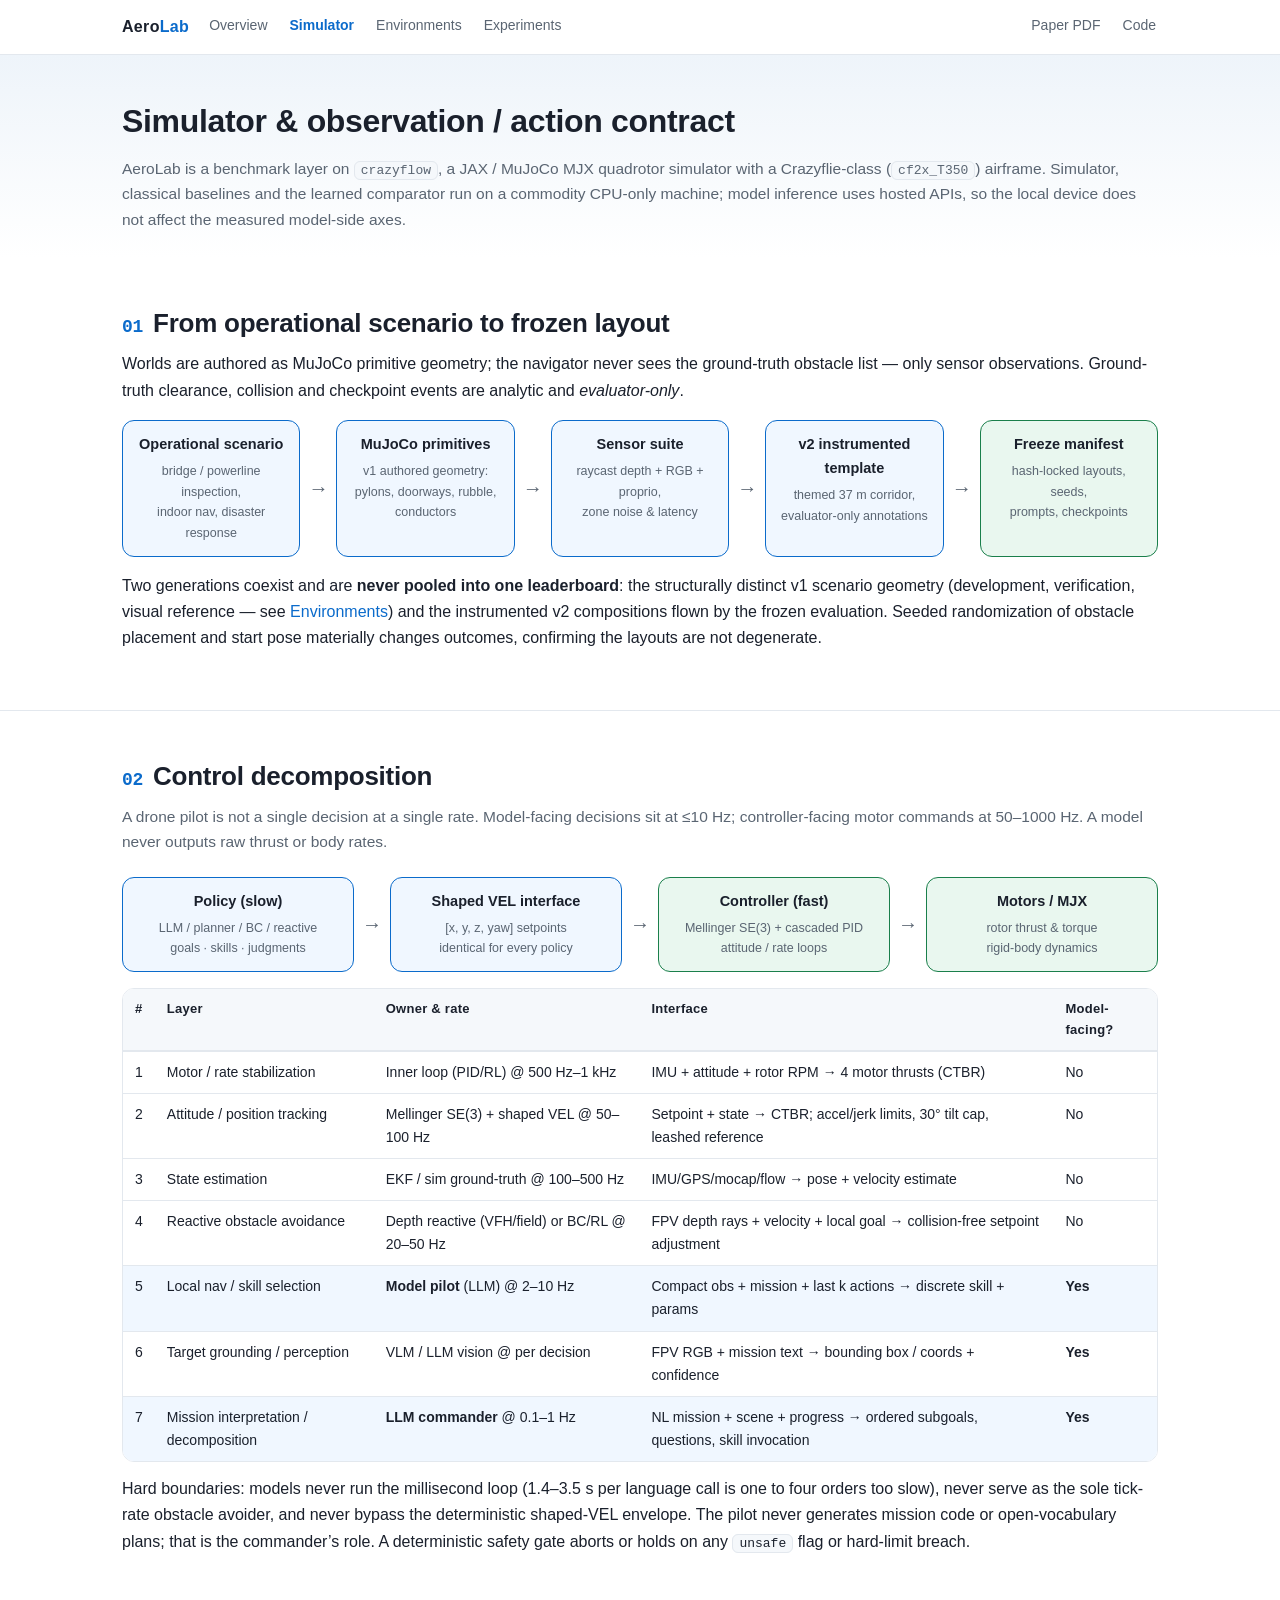
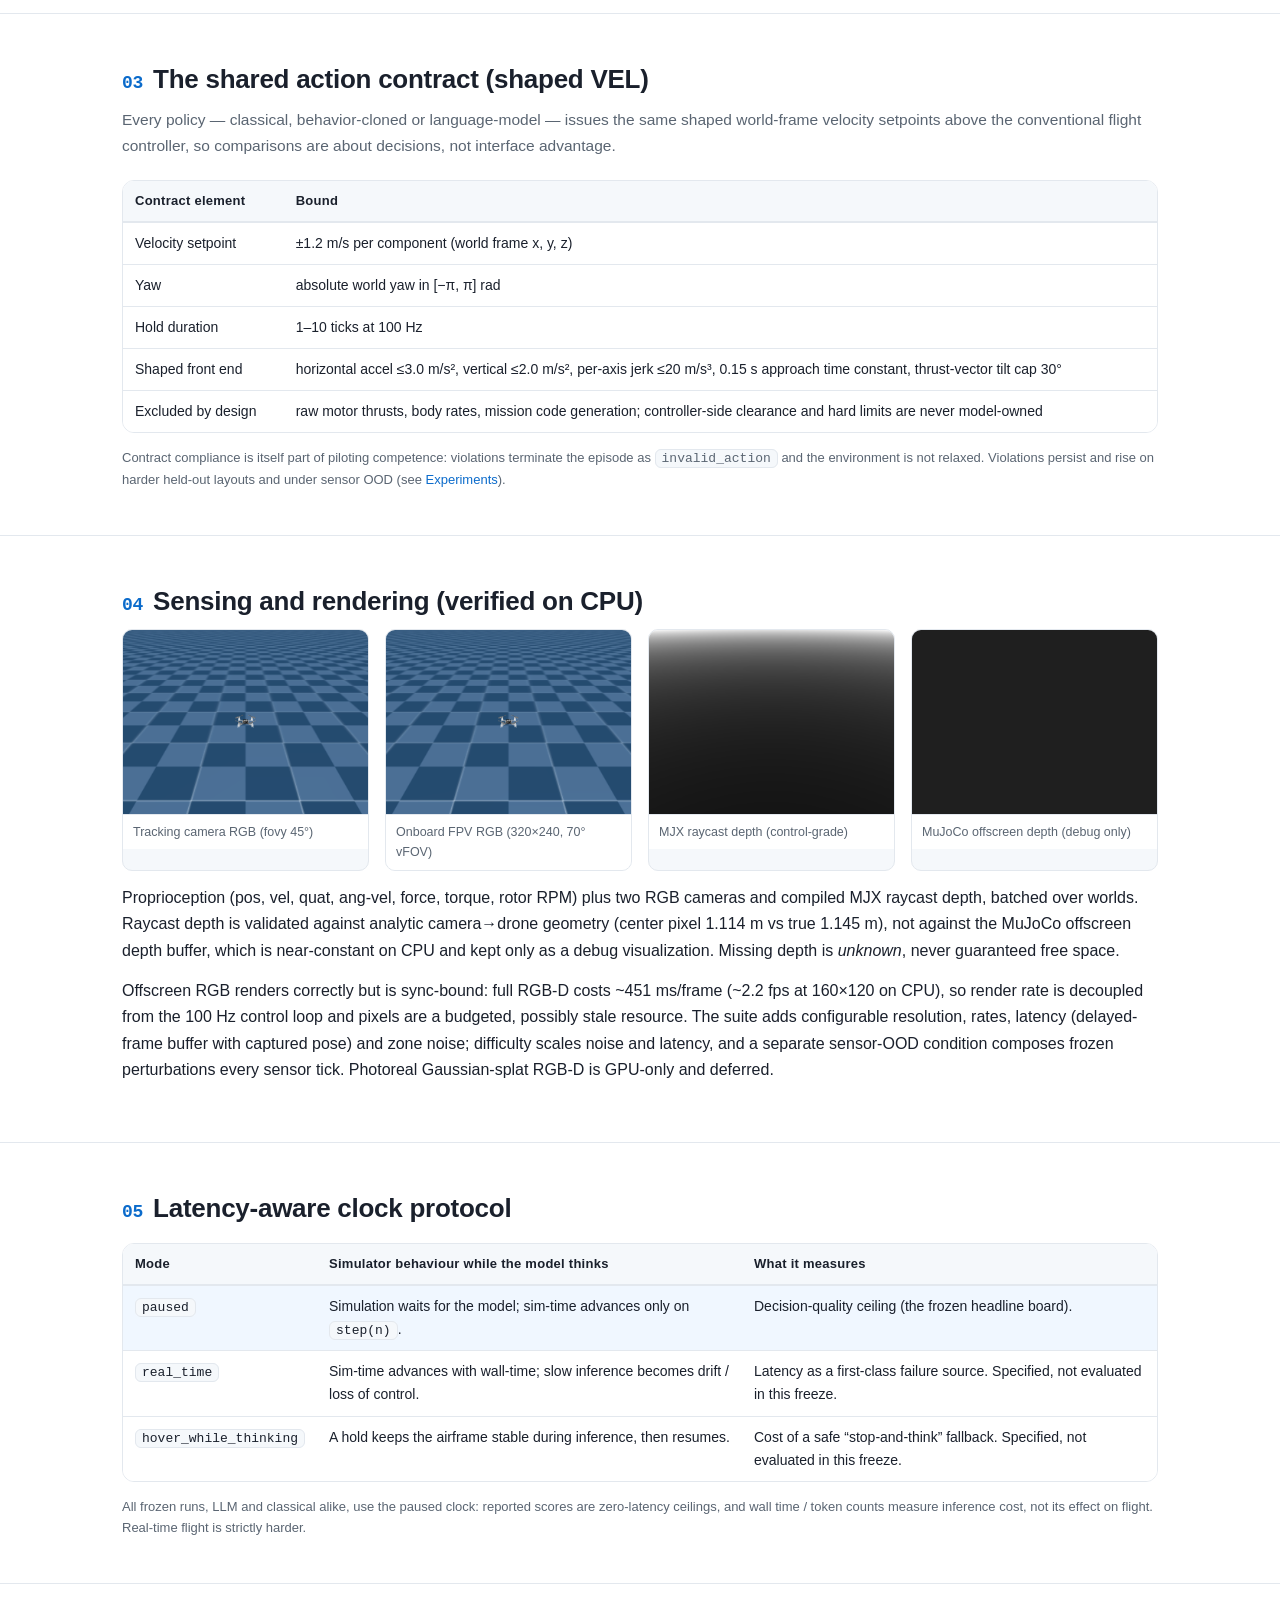
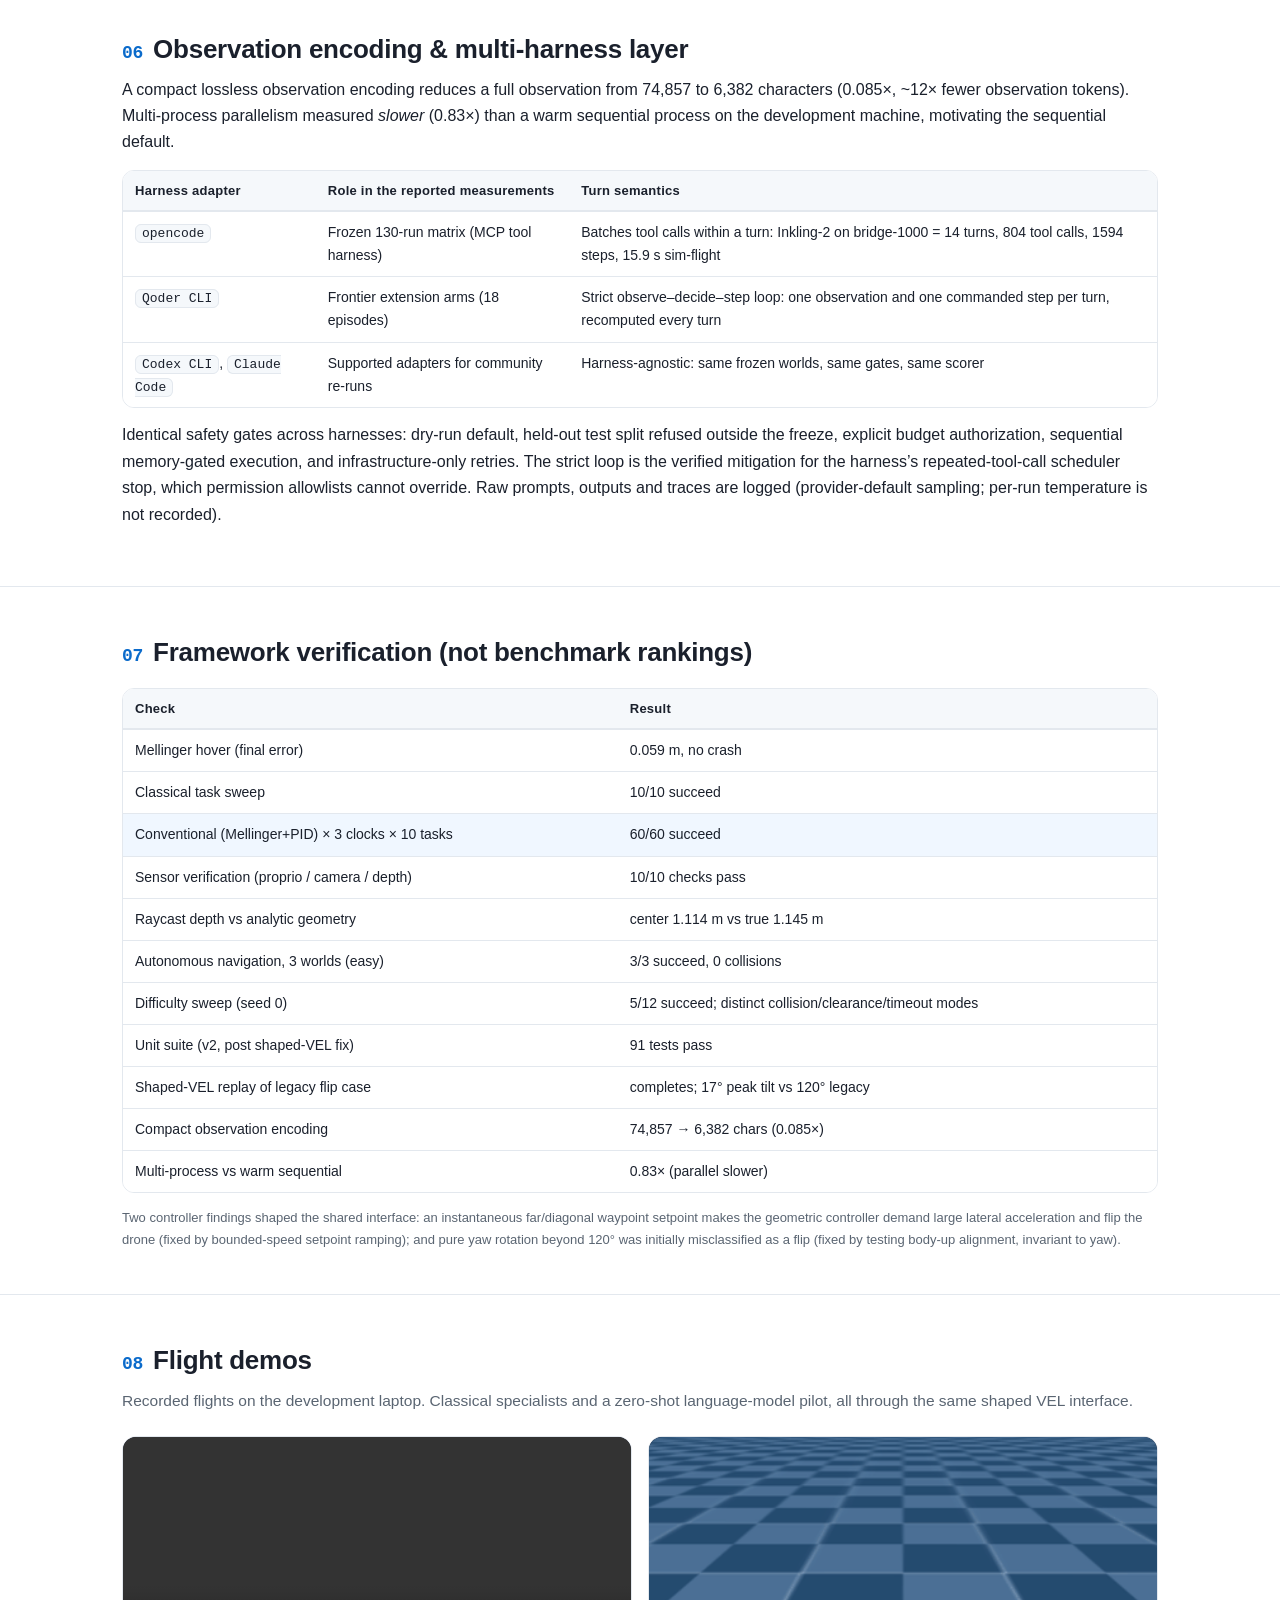
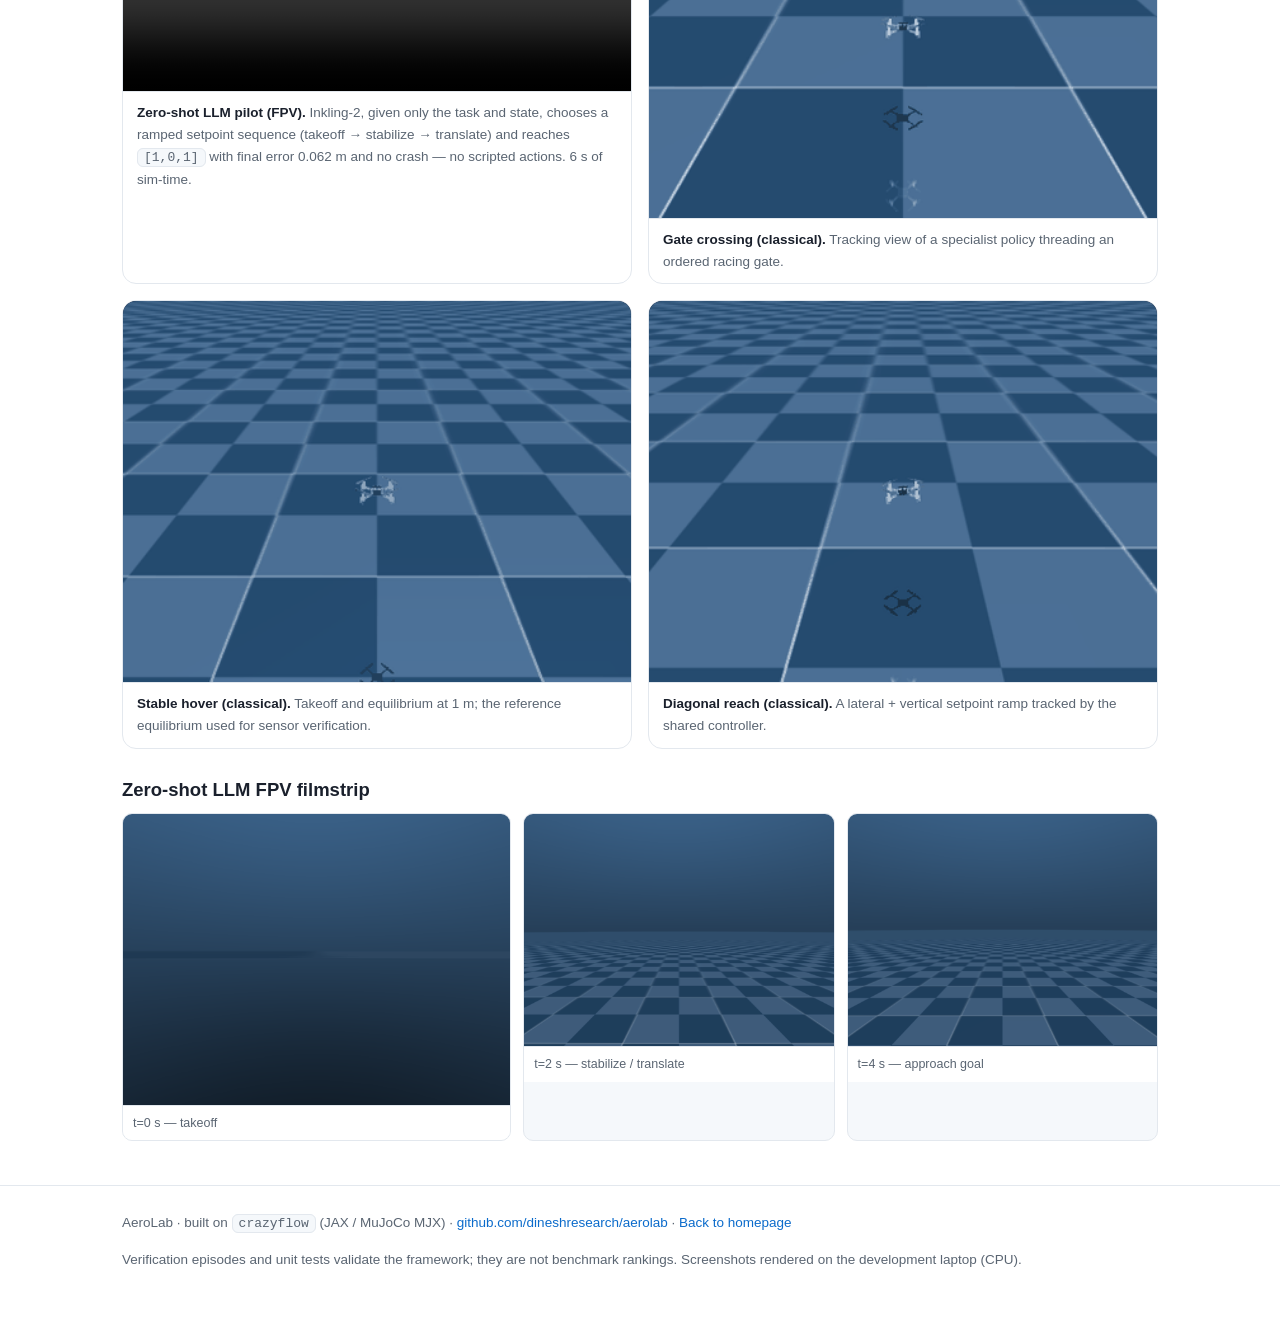
<file: aerolab/simulator.html>
<!DOCTYPE html>
<html lang="en">
<head>
<meta charset="utf-8">
<meta name="viewport" content="width=device-width, initial-scale=1">
<title>Simulator &amp; control contract &mdash; AeroLab</title>
<meta name="description" content="AeroLab's simulator substrate (crazyflow, JAX / MuJoCo MJX), control decomposition, shaped velocity contract, sensor suite, clock protocol, multi-harness layer and framework verification.">
<link rel="icon" href="/favicon.ico">
<link rel="stylesheet" href="static/site.css">
</head>
<body>

<nav class="top">
  <div class="wrap">
    <span class="brand">Aero<span>Lab</span></span>
    <a class="nl" href="index.html">Overview</a>
    <a class="nl active" href="simulator.html">Simulator</a>
    <a class="nl" href="environments.html">Environments</a>
    <a class="nl" href="experiments.html">Experiments</a>
    <span class="spacer"></span>
    <a class="nl" href="paper.pdf">Paper PDF</a>
    <a class="nl" href="https://github.com/dineshresearch/aerolab">Code</a>
  </div>
</nav>

<header class="page">
  <div class="wrap">
    <h1>Simulator &amp; observation / action contract</h1>
    <p class="lead">AeroLab is a benchmark layer on <code class="inline">crazyflow</code>, a JAX / MuJoCo&nbsp;MJX quadrotor simulator with a Crazyflie-class (<code class="inline">cf2x_T350</code>) airframe. Simulator, classical baselines and the learned comparator run on a commodity CPU-only machine; model inference uses hosted APIs, so the local device does not affect the measured model-side axes.</p>
  </div>
</header>

<section id="pipeline">
  <div class="wrap">
    <h2><span class="no">01</span>From operational scenario to frozen layout</h2>
    <p>Worlds are authored as MuJoCo primitive geometry; the navigator never sees the ground-truth obstacle list &mdash; only sensor observations. Ground-truth clearance, collision and checkpoint events are analytic and <em>evaluator-only</em>.</p>
    <div class="flow">
      <div class="fnode"><div class="t">Operational scenario</div><div class="s">bridge / powerline inspection,<br>indoor nav, disaster response</div></div>
      <div class="farrow">&rarr;</div>
      <div class="fnode"><div class="t">MuJoCo primitives</div><div class="s">v1 authored geometry:<br>pylons, doorways, rubble, conductors</div></div>
      <div class="farrow">&rarr;</div>
      <div class="fnode"><div class="t">Sensor suite</div><div class="s">raycast depth + RGB + proprio,<br>zone noise &amp; latency</div></div>
      <div class="farrow">&rarr;</div>
      <div class="fnode"><div class="t">v2 instrumented template</div><div class="s">themed 37 m corridor,<br>evaluator-only annotations</div></div>
      <div class="farrow">&rarr;</div>
      <div class="fnode fast"><div class="t">Freeze manifest</div><div class="s">hash-locked layouts, seeds,<br>prompts, checkpoints</div></div>
    </div>
    <p>Two generations coexist and are <b>never pooled into one leaderboard</b>: the structurally distinct v1 scenario geometry (development, verification, visual reference &mdash; see <a href="environments.html">Environments</a>) and the instrumented v2 compositions flown by the frozen evaluation. Seeded randomization of obstacle placement and start pose materially changes outcomes, confirming the layouts are not degenerate.</p>
  </div>
</section>

<section id="decomposition">
  <div class="wrap">
    <h2><span class="no">02</span>Control decomposition</h2>
    <p class="lead">A drone pilot is not a single decision at a single rate. Model-facing decisions sit at &le;10&nbsp;Hz; controller-facing motor commands at 50&ndash;1000&nbsp;Hz. A model never outputs raw thrust or body rates.</p>
    <div class="flow">
      <div class="fnode"><div class="t">Policy (slow)</div><div class="s">LLM / planner / BC / reactive<br>goals &middot; skills &middot; judgments</div></div>
      <div class="farrow">&rarr;</div>
      <div class="fnode"><div class="t">Shaped VEL interface</div><div class="s">[x, y, z, yaw] setpoints<br>identical for every policy</div></div>
      <div class="farrow">&rarr;</div>
      <div class="fnode fast"><div class="t">Controller (fast)</div><div class="s">Mellinger SE(3) + cascaded PID<br>attitude / rate loops</div></div>
      <div class="farrow">&rarr;</div>
      <div class="fnode fast"><div class="t">Motors / MJX</div><div class="s">rotor thrust &amp; torque<br>rigid-body dynamics</div></div>
    </div>
    <div class="tblwrap">
      <table>
        <thead><tr><th>#</th><th>Layer</th><th>Owner &amp; rate</th><th>Interface</th><th>Model-facing?</th></tr></thead>
        <tbody>
          <tr><td>1</td><td>Motor / rate stabilization</td><td>Inner loop (PID/RL) @ 500&nbsp;Hz&ndash;1&nbsp;kHz</td><td>IMU + attitude + rotor RPM &rarr; 4 motor thrusts (CTBR)</td><td>No</td></tr>
          <tr><td>2</td><td>Attitude / position tracking</td><td>Mellinger SE(3) + shaped VEL @ 50&ndash;100&nbsp;Hz</td><td>Setpoint + state &rarr; CTBR; accel/jerk limits, 30&deg; tilt cap, leashed reference</td><td>No</td></tr>
          <tr><td>3</td><td>State estimation</td><td>EKF / sim ground-truth @ 100&ndash;500&nbsp;Hz</td><td>IMU/GPS/mocap/flow &rarr; pose + velocity estimate</td><td>No</td></tr>
          <tr><td>4</td><td>Reactive obstacle avoidance</td><td>Depth reactive (VFH/field) or BC/RL @ 20&ndash;50&nbsp;Hz</td><td>FPV depth rays + velocity + local goal &rarr; collision-free setpoint adjustment</td><td>No</td></tr>
          <tr class="hl"><td>5</td><td>Local nav / skill selection</td><td><b>Model pilot</b> (LLM) @ 2&ndash;10&nbsp;Hz</td><td>Compact obs + mission + last k actions &rarr; discrete skill + params</td><td><b>Yes</b></td></tr>
          <tr><td>6</td><td>Target grounding / perception</td><td>VLM / LLM vision @ per decision</td><td>FPV RGB + mission text &rarr; bounding box / coords + confidence</td><td><b>Yes</b></td></tr>
          <tr class="hl"><td>7</td><td>Mission interpretation / decomposition</td><td><b>LLM commander</b> @ 0.1&ndash;1&nbsp;Hz</td><td>NL mission + scene + progress &rarr; ordered subgoals, questions, skill invocation</td><td><b>Yes</b></td></tr>
        </tbody>
      </table>
    </div>
    <p>Hard boundaries: models never run the millisecond loop (1.4&ndash;3.5&nbsp;s per language call is one to four orders too slow), never serve as the sole tick-rate obstacle avoider, and never bypass the deterministic shaped-VEL envelope. The pilot never generates mission code or open-vocabulary plans; that is the commander&rsquo;s role. A deterministic safety gate aborts or holds on any <code class="inline">unsafe</code> flag or hard-limit breach.</p>
  </div>
</section>

<section id="contract">
  <div class="wrap">
    <h2><span class="no">03</span>The shared action contract (shaped VEL)</h2>
    <p class="lead">Every policy &mdash; classical, behavior-cloned or language-model &mdash; issues the same shaped world-frame velocity setpoints above the conventional flight controller, so comparisons are about decisions, not interface advantage.</p>
    <div class="tblwrap">
      <table>
        <thead><tr><th>Contract element</th><th>Bound</th></tr></thead>
        <tbody>
          <tr><td>Velocity setpoint</td><td>&plusmn;1.2 m/s per component (world frame x, y, z)</td></tr>
          <tr><td>Yaw</td><td>absolute world yaw in [&minus;&pi;, &pi;] rad</td></tr>
          <tr><td>Hold duration</td><td>1&ndash;10 ticks at 100 Hz</td></tr>
          <tr><td>Shaped front end</td><td>horizontal accel &le;3.0 m/s&sup2;, vertical &le;2.0 m/s&sup2;, per-axis jerk &le;20 m/s&sup3;, 0.15 s approach time constant, thrust-vector tilt cap 30&deg;</td></tr>
          <tr><td>Excluded by design</td><td>raw motor thrusts, body rates, mission code generation; controller-side clearance and hard limits are never model-owned</td></tr>
        </tbody>
      </table>
    </div>
    <p class="footnote">Contract compliance is itself part of piloting competence: violations terminate the episode as <code class="inline">invalid_action</code> and the environment is not relaxed. Violations persist and rise on harder held-out layouts and under sensor OOD (see <a href="experiments.html">Experiments</a>).</p>
  </div>
</section>

<section id="sensors">
  <div class="wrap">
    <h2><span class="no">04</span>Sensing and rendering (verified on CPU)</h2>
    <div class="grid c4">
      <figure class="shot"><img src="static/sensors/camera_track_rgb.png" alt="Third-person tracking camera RGB frame of the quadrotor hovering."><div class="cap">Tracking camera RGB (fovy 45&deg;)</div></figure>
      <figure class="shot"><img src="static/sensors/camera_fpv_rgb.png" alt="First-person view RGB frame from the onboard forward camera."><div class="cap">Onboard FPV RGB (320&times;240, 70&deg; vFOV)</div></figure>
      <figure class="shot"><img src="static/sensors/depth_track_raycast.png" alt="Raycast depth map of the scene, normalized 0 to 8 meters."><div class="cap">MJX raycast depth (control-grade)</div></figure>
      <figure class="shot"><img src="static/paper/depth_track_mujoco.png" alt="Near-constant MuJoCo offscreen depth buffer, degenerate on CPU."><div class="cap">MuJoCo offscreen depth (debug only)</div></figure>
    </div>
    <p style="margin-top:14px">Proprioception (pos, vel, quat, ang-vel, force, torque, rotor RPM) plus two RGB cameras and compiled MJX raycast depth, batched over worlds. Raycast depth is validated against analytic camera&rarr;drone geometry (center pixel 1.114&nbsp;m vs true 1.145&nbsp;m), not against the MuJoCo offscreen depth buffer, which is near-constant on CPU and kept only as a debug visualization. Missing depth is <em>unknown</em>, never guaranteed free space.</p>
    <p>Offscreen RGB renders correctly but is sync-bound: full RGB-D costs ~451&nbsp;ms/frame (~2.2&nbsp;fps at 160&times;120 on CPU), so render rate is decoupled from the 100&nbsp;Hz control loop and pixels are a budgeted, possibly stale resource. The suite adds configurable resolution, rates, latency (delayed-frame buffer with captured pose) and zone noise; difficulty scales noise and latency, and a separate sensor-OOD condition composes frozen perturbations every sensor tick. Photoreal Gaussian-splat RGB-D is GPU-only and deferred.</p>
  </div>
</section>

<section id="clock">
  <div class="wrap">
    <h2><span class="no">05</span>Latency-aware clock protocol</h2>
    <div class="tblwrap">
      <table>
        <thead><tr><th>Mode</th><th>Simulator behaviour while the model thinks</th><th>What it measures</th></tr></thead>
        <tbody>
          <tr class="hl"><td><code class="inline">paused</code></td><td>Simulation waits for the model; sim-time advances only on <code class="inline">step(n)</code>.</td><td>Decision-quality ceiling (the frozen headline board).</td></tr>
          <tr><td><code class="inline">real_time</code></td><td>Sim-time advances with wall-time; slow inference becomes drift / loss of control.</td><td>Latency as a first-class failure source. Specified, not evaluated in this freeze.</td></tr>
          <tr><td><code class="inline">hover_while_thinking</code></td><td>A hold keeps the airframe stable during inference, then resumes.</td><td>Cost of a safe &ldquo;stop-and-think&rdquo; fallback. Specified, not evaluated in this freeze.</td></tr>
        </tbody>
      </table>
    </div>
    <p class="footnote">All frozen runs, LLM and classical alike, use the paused clock: reported scores are zero-latency ceilings, and wall time / token counts measure inference cost, not its effect on flight. Real-time flight is strictly harder.</p>
  </div>
</section>

<section id="harness">
  <div class="wrap">
    <h2><span class="no">06</span>Observation encoding &amp; multi-harness layer</h2>
    <p>A compact lossless observation encoding reduces a full observation from 74,857 to 6,382 characters (0.085&times;, ~12&times; fewer observation tokens). Multi-process parallelism measured <em>slower</em> (0.83&times;) than a warm sequential process on the development machine, motivating the sequential default.</p>
    <div class="tblwrap">
      <table>
        <thead><tr><th>Harness adapter</th><th>Role in the reported measurements</th><th>Turn semantics</th></tr></thead>
        <tbody>
          <tr><td><code class="inline">opencode</code></td><td>Frozen 130-run matrix (MCP tool harness)</td><td>Batches tool calls within a turn: Inkling-2 on bridge-1000 = 14 turns, 804 tool calls, 1594 steps, 15.9 s sim-flight</td></tr>
          <tr><td><code class="inline">Qoder CLI</code></td><td>Frontier extension arms (18 episodes)</td><td>Strict observe&ndash;decide&ndash;step loop: one observation and one commanded step per turn, recomputed every turn</td></tr>
          <tr><td><code class="inline">Codex CLI</code>, <code class="inline">Claude Code</code></td><td>Supported adapters for community re-runs</td><td>Harness-agnostic: same frozen worlds, same gates, same scorer</td></tr>
        </tbody>
      </table>
    </div>
    <p>Identical safety gates across harnesses: dry-run default, held-out test split refused outside the freeze, explicit budget authorization, sequential memory-gated execution, and infrastructure-only retries. The strict loop is the verified mitigation for the harness&rsquo;s repeated-tool-call scheduler stop, which permission allowlists cannot override. Raw prompts, outputs and traces are logged (provider-default sampling; per-run temperature is not recorded).</p>
  </div>
</section>

<section id="verify">
  <div class="wrap">
    <h2><span class="no">07</span>Framework verification (not benchmark rankings)</h2>
    <div class="tblwrap">
      <table>
        <thead><tr><th>Check</th><th>Result</th></tr></thead>
        <tbody>
          <tr><td>Mellinger hover (final error)</td><td>0.059 m, no crash</td></tr>
          <tr><td>Classical task sweep</td><td>10/10 succeed</td></tr>
          <tr class="hl"><td>Conventional (Mellinger+PID) &times; 3 clocks &times; 10 tasks</td><td>60/60 succeed</td></tr>
          <tr><td>Sensor verification (proprio / camera / depth)</td><td>10/10 checks pass</td></tr>
          <tr><td>Raycast depth vs analytic geometry</td><td>center 1.114 m vs true 1.145 m</td></tr>
          <tr><td>Autonomous navigation, 3 worlds (easy)</td><td>3/3 succeed, 0 collisions</td></tr>
          <tr><td>Difficulty sweep (seed 0)</td><td>5/12 succeed; distinct collision/clearance/timeout modes</td></tr>
          <tr><td>Unit suite (v2, post shaped-VEL fix)</td><td>91 tests pass</td></tr>
          <tr><td>Shaped-VEL replay of legacy flip case</td><td>completes; 17&deg; peak tilt vs 120&deg; legacy</td></tr>
          <tr><td>Compact observation encoding</td><td>74,857 &rarr; 6,382 chars (0.085&times;)</td></tr>
          <tr><td>Multi-process vs warm sequential</td><td>0.83&times; (parallel slower)</td></tr>
        </tbody>
      </table>
    </div>
    <p class="footnote">Two controller findings shaped the shared interface: an instantaneous far/diagonal waypoint setpoint makes the geometric controller demand large lateral acceleration and flip the drone (fixed by bounded-speed setpoint ramping); and pure yaw rotation beyond 120&deg; was initially misclassified as a flip (fixed by testing body-up alignment, invariant to yaw).</p>
  </div>
</section>

<section id="demos">
  <div class="wrap">
    <h2><span class="no">08</span>Flight demos</h2>
    <p class="lead">Recorded flights on the development laptop. Classical specialists and a zero-shot language-model pilot, all through the same shaped VEL interface.</p>
    <div class="grid c2">
      <div class="demo"><div class="media"><video src="static/demos/llm_reach_pos_fpv.mp4" controls loop muted playsinline preload="metadata"></video></div><div class="cap"><b>Zero-shot LLM pilot (FPV).</b> Inkling-2, given only the task and state, chooses a ramped setpoint sequence (takeoff &rarr; stabilize &rarr; translate) and reaches <code class="inline">[1,0,1]</code> with final error 0.062 m and no crash &mdash; no scripted actions. 6 s of sim-time.</div></div>
      <div class="demo"><div class="media"><img src="static/demos/gate_flight.gif" alt="Animated third-person flight of a classical policy crossing a racing gate."></div><div class="cap"><b>Gate crossing (classical).</b> Tracking view of a specialist policy threading an ordered racing gate.</div></div>
      <div class="demo"><div class="media"><img src="static/demos/hover_flight.gif" alt="Animated third-person flight of a stable hover."></div><div class="cap"><b>Stable hover (classical).</b> Takeoff and equilibrium at 1 m; the reference equilibrium used for sensor verification.</div></div>
      <div class="demo"><div class="media"><img src="static/demos/reach_diag_flight.gif" alt="Animated third-person flight of a diagonal reach maneuver."></div><div class="cap"><b>Diagonal reach (classical).</b> A lateral + vertical setpoint ramp tracked by the shared controller.</div></div>
    </div>
    <h3>Zero-shot LLM FPV filmstrip</h3>
    <div class="trio">
      <figure class="shot"><img src="static/fpv/frame_00000.png" alt="FPV frame at takeoff, ground close and large-checkered."><div class="cap">t=0 s &mdash; takeoff</div></figure>
      <figure class="shot"><img src="static/fpv/frame_00100.png" alt="FPV frame mid-flight after stabilizing."><div class="cap">t=2 s &mdash; stabilize / translate</div></figure>
      <figure class="shot"><img src="static/fpv/frame_00200.png" alt="FPV frame near the goal position."><div class="cap">t=4 s &mdash; approach goal</div></figure>
    </div>
  </div>
</section>

<footer>
  <div class="wrap">
    <p>AeroLab &middot; built on <code class="inline">crazyflow</code> (JAX / MuJoCo MJX) &middot; <a href="https://github.com/dineshresearch/aerolab">github.com/dineshresearch/aerolab</a> &middot; <a href="/">Back to homepage</a></p>
    <p>Verification episodes and unit tests validate the framework; they are not benchmark rankings. Screenshots rendered on the development laptop (CPU).</p>
  </div>
</footer>

</body>
</html>
</file>
<file: aerolab/static/site.css>
:root{
    --bg:#ffffff; --fg:#1a202c; --muted:#5a6572; --line:#e3e8ee;
    --accent:#0b6bcb; --accent-2:#0a5aa8; --soft:#f5f8fb; --soft-2:#eef4fa;
    --good:#1a7f4b; --bad:#b3372f; --warn:#9a6b00;
    --mono:ui-monospace,SFMono-Regular,Menlo,Consolas,"Liberation Mono",monospace;
    --sans:-apple-system,BlinkMacSystemFont,"Segoe UI",Roboto,Helvetica,Arial,sans-serif;
    --maxw:1080px;
  }
  *{box-sizing:border-box}
  html{scroll-behavior:smooth}
  body{margin:0;font-family:var(--sans);color:var(--fg);background:var(--bg);line-height:1.65;font-size:16px}
  a{color:var(--accent);text-decoration:none}
  a:hover{text-decoration:underline}
  img{max-width:100%;display:block}
  .wrap{max-width:var(--maxw);margin:0 auto;padding:0 22px}

  /* sticky nav */
  nav.top{position:sticky;top:0;z-index:50;background:rgba(255,255,255,.94);backdrop-filter:blur(8px);border-bottom:1px solid var(--line)}
  nav.top .wrap{display:flex;align-items:center;gap:18px;height:54px;overflow-x:auto}
  nav.top .brand{font-weight:700;letter-spacing:.02em;white-space:nowrap}
  nav.top .brand span{color:var(--accent)}
  nav.top a.nl{color:var(--muted);font-size:14px;white-space:nowrap}
  nav.top a.nl:hover{color:var(--accent);text-decoration:none}

  /* hero */
  header.hero{padding:56px 0 30px;text-align:center;background:linear-gradient(180deg,var(--soft-2),#fff)}
  .badge{display:inline-block;font-size:12.5px;font-weight:600;letter-spacing:.06em;text-transform:uppercase;color:var(--accent-2);background:#e3eefb;border:1px solid #cfe9ff;border-radius:999px;padding:4px 14px;margin-bottom:18px}
  h1.title{font-size:clamp(26px,4.2vw,40px);line-height:1.22;margin:0 auto 14px;max-width:900px;font-weight:800;letter-spacing:-.01em}
  .authors{font-size:17px;color:var(--fg);margin:0 0 4px}
  .authors a{color:var(--fg);font-weight:600}
  .affil{color:var(--muted);font-size:14px;margin:0 0 22px}
  .links{display:flex;flex-wrap:wrap;gap:10px;justify-content:center;margin:0 0 8px}
  .btn{display:inline-flex;align-items:center;gap:8px;border:1px solid var(--line);background:#fff;color:var(--fg);border-radius:10px;padding:9px 16px;font-size:14.5px;font-weight:600;box-shadow:0 1px 2px rgba(16,24,40,.05)}
  .btn:hover{text-decoration:none;border-color:var(--accent);color:var(--accent)}
  .btn.primary{background:var(--accent);border-color:var(--accent);color:#fff}
  .btn.primary:hover{background:var(--accent-2);color:#fff}
  .btn svg{width:16px;height:16px;fill:currentColor}

  /* teaser */
  .teaser{margin:26px auto 8px}
  .teaser img{border-radius:14px;border:1px solid var(--line);box-shadow:0 8px 30px rgba(16,24,40,.10)}
  .teaser figcaption{color:var(--muted);font-size:13.5px;text-align:center;margin-top:10px}

  section{padding:44px 0;border-top:1px solid var(--line)}
  section:first-of-type{border-top:none}
  h2{font-size:26px;margin:0 0 6px;font-weight:800;letter-spacing:-.01em}
  h2 .no{color:var(--accent);font-family:var(--mono);font-size:18px;margin-right:10px;font-weight:600}
  .lead{color:var(--muted);margin:0 0 22px;font-size:15.5px}
  h3{font-size:18.5px;margin:26px 0 8px;font-weight:700}
  p{margin:0 0 14px}

  /* cards */
  .grid{display:grid;gap:16px}
  .grid.c2{grid-template-columns:repeat(2,1fr)}
  .grid.c4{grid-template-columns:repeat(4,1fr)}
  @media(max-width:860px){.grid.c4{grid-template-columns:repeat(2,1fr)}}
  @media(max-width:640px){.grid.c2,.grid.c4{grid-template-columns:1fr}}
  .card{border:1px solid var(--line);border-radius:14px;padding:18px;background:#fff}
  .card .k{font-family:var(--mono);font-size:12px;color:var(--accent);font-weight:600;letter-spacing:.04em}
  .card h4{margin:6px 0 8px;font-size:16.5px}
  .card p{font-size:14.5px;color:var(--muted);margin:0}

  /* figures */
  figure{margin:0}
  .shot{border:1px solid var(--line);border-radius:10px;overflow:hidden;background:var(--soft)}
  .shot img{width:100%}
  .shot .cap{font-size:12.5px;color:var(--muted);padding:7px 10px;background:#fff;border-top:1px solid var(--line)}
  .trio{display:grid;grid-template-columns:1.25fr 1fr 1fr;gap:12px}
  @media(max-width:760px){.trio{grid-template-columns:1fr}}

  /* world blocks */
  .world{border:1px solid var(--line);border-radius:16px;padding:22px;margin:0 0 22px;background:#fff}
  .world .head{display:flex;align-items:baseline;gap:12px;flex-wrap:wrap;margin-bottom:6px}
  .world .head h3{margin:0;font-size:20px}
  .world .head code{font-family:var(--mono);font-size:13px;color:var(--muted);background:var(--soft);border:1px solid var(--line);border-radius:6px;padding:2px 8px}
  .tagrow{display:flex;gap:8px;flex-wrap:wrap;margin:8px 0 14px}
  .tag{font-size:12px;font-weight:600;border-radius:999px;padding:3px 11px;border:1px solid var(--line);color:var(--muted);background:var(--soft)}
  .tag.cap{color:var(--accent-2);background:#e3eefb;border-color:#cfe9ff}
  .world p.desc{font-size:15px;color:var(--fg)}

  /* tables */
  .tblwrap{overflow-x:auto;border:1px solid var(--line);border-radius:12px;margin:14px 0}
  table{border-collapse:collapse;width:100%;font-size:14px;background:#fff}
  th,td{padding:9px 12px;text-align:left;border-bottom:1px solid var(--line);vertical-align:top}
  thead th{background:var(--soft);font-weight:700;font-size:13px;letter-spacing:.02em;color:var(--fg);border-bottom:2px solid var(--line)}
  tbody tr:last-child td{border-bottom:none}
  td.num,th.num{text-align:right;font-variant-numeric:tabular-nums;font-family:var(--mono);font-size:13px}
  tr.hl td{background:#f0f7ff}
  .ci{color:var(--muted);font-size:12px}
  .pill{display:inline-block;font-family:var(--mono);font-size:12px;border-radius:6px;padding:1px 7px;border:1px solid var(--line)}
  .pill.S{color:var(--good);background:#e9f7ef;border-color:#bfe6cf}
  .pill.C{color:var(--bad);background:#fbeeec;border-color:#eccfcc}
  .pill.T{color:var(--warn);background:#fdf6e3;border-color:#eadfb8}
  .pill.I{color:#7a4bbf;background:#f3eefc;border-color:#ddcdf2}
  .pill.X{color:#5a6572;background:#eef1f4;border-color:#d8dde3}
  .pill.Q{color:#5a6572;background:#eef1f4;border-color:#d8dde3}
  .footnote{font-size:13px;color:var(--muted);margin:8px 0 0}

  /* code / bibtex */
  pre{background:#0f172a;color:#e2e8f0;border-radius:12px;padding:16px 18px;overflow-x:auto;font-family:var(--mono);font-size:13px;line-height:1.6;margin:12px 0}
  code.inline{font-family:var(--mono);font-size:13px;background:var(--soft);border:1px solid var(--line);border-radius:6px;padding:1px 6px}
  .copyrow{display:flex;justify-content:flex-end;margin-bottom:-6px}
  .copybtn{font-size:12.5px;font-weight:600;border:1px solid var(--line);background:#fff;border-radius:8px;padding:5px 12px;cursor:pointer;color:var(--muted)}
  .copybtn:hover{color:var(--accent);border-color:var(--accent)}

  /* diagram */
  .flow{display:flex;align-items:stretch;gap:0;flex-wrap:wrap;margin:16px 0}
  .fnode{flex:1;min-width:150px;border:1.5px solid var(--accent);border-radius:12px;padding:12px 14px;background:#f0f7ff;text-align:center}
  .fnode.fast{border-color:var(--good);background:#e9f7ef}
  .fnode .t{font-weight:700;font-size:14.5px}
  .fnode .s{font-size:12.5px;color:var(--muted);margin-top:4px}
  .farrow{display:flex;align-items:center;padding:0 8px;color:var(--muted);font-size:20px}
  @media(max-width:760px){.farrow{transform:rotate(90deg);justify-content:center;width:100%;padding:4px 0}}

  /* demos */
  .demo{border:1px solid var(--line);border-radius:14px;overflow:hidden;background:#fff}
  .demo .media{background:#0f172a}
  .demo img,.demo video{width:100%;display:block}
  .demo .cap{padding:10px 14px;font-size:13.5px;color:var(--muted);border-top:1px solid var(--line)}
  .demo .cap b{color:var(--fg)}

  /* team */
  .team{display:flex;gap:26px;flex-wrap:wrap}
  .person{text-align:center;max-width:180px}
  .person .av{width:96px;height:96px;border-radius:50%;background:var(--soft-2);border:1px solid var(--line);margin:0 auto 10px;display:flex;align-items:center;justify-content:center;font-size:30px;font-weight:700;color:var(--accent)}
  .person .nm{font-weight:700;font-size:15px}
  .person .rl{color:var(--muted);font-size:13px}

  footer{border-top:1px solid var(--line);padding:26px 0 40px;color:var(--muted);font-size:13.5px}
  .kv{font-family:var(--mono);font-size:12px;color:var(--muted);word-break:break-all}
  details{border:1px solid var(--line);border-radius:12px;padding:12px 16px;margin:14px 0;background:#fff}
  summary{cursor:pointer;font-weight:700;font-size:15px}
  .note{border-left:4px solid var(--accent);background:var(--soft);border-radius:0 10px 10px 0;padding:12px 16px;font-size:14.5px;margin:16px 0}

  /* page tabs */
  nav.top a.nl{padding:16px 2px;border-bottom:2px solid transparent}
  nav.top a.nl.active{color:var(--accent);font-weight:700;border-bottom-color:var(--accent)}
  nav.top .spacer{flex:1}
  header.page{padding:40px 0 8px;background:linear-gradient(180deg,var(--soft-2),#fff)}
  header.page h1{font-size:clamp(24px,3.4vw,32px);margin:0 0 8px;font-weight:800;letter-spacing:-.01em}
  header.page .lead{margin:0 0 18px}
  .duo{display:grid;grid-template-columns:1fr 1fr;gap:12px}
  @media(max-width:760px){.duo{grid-template-columns:1fr}}
</file>
